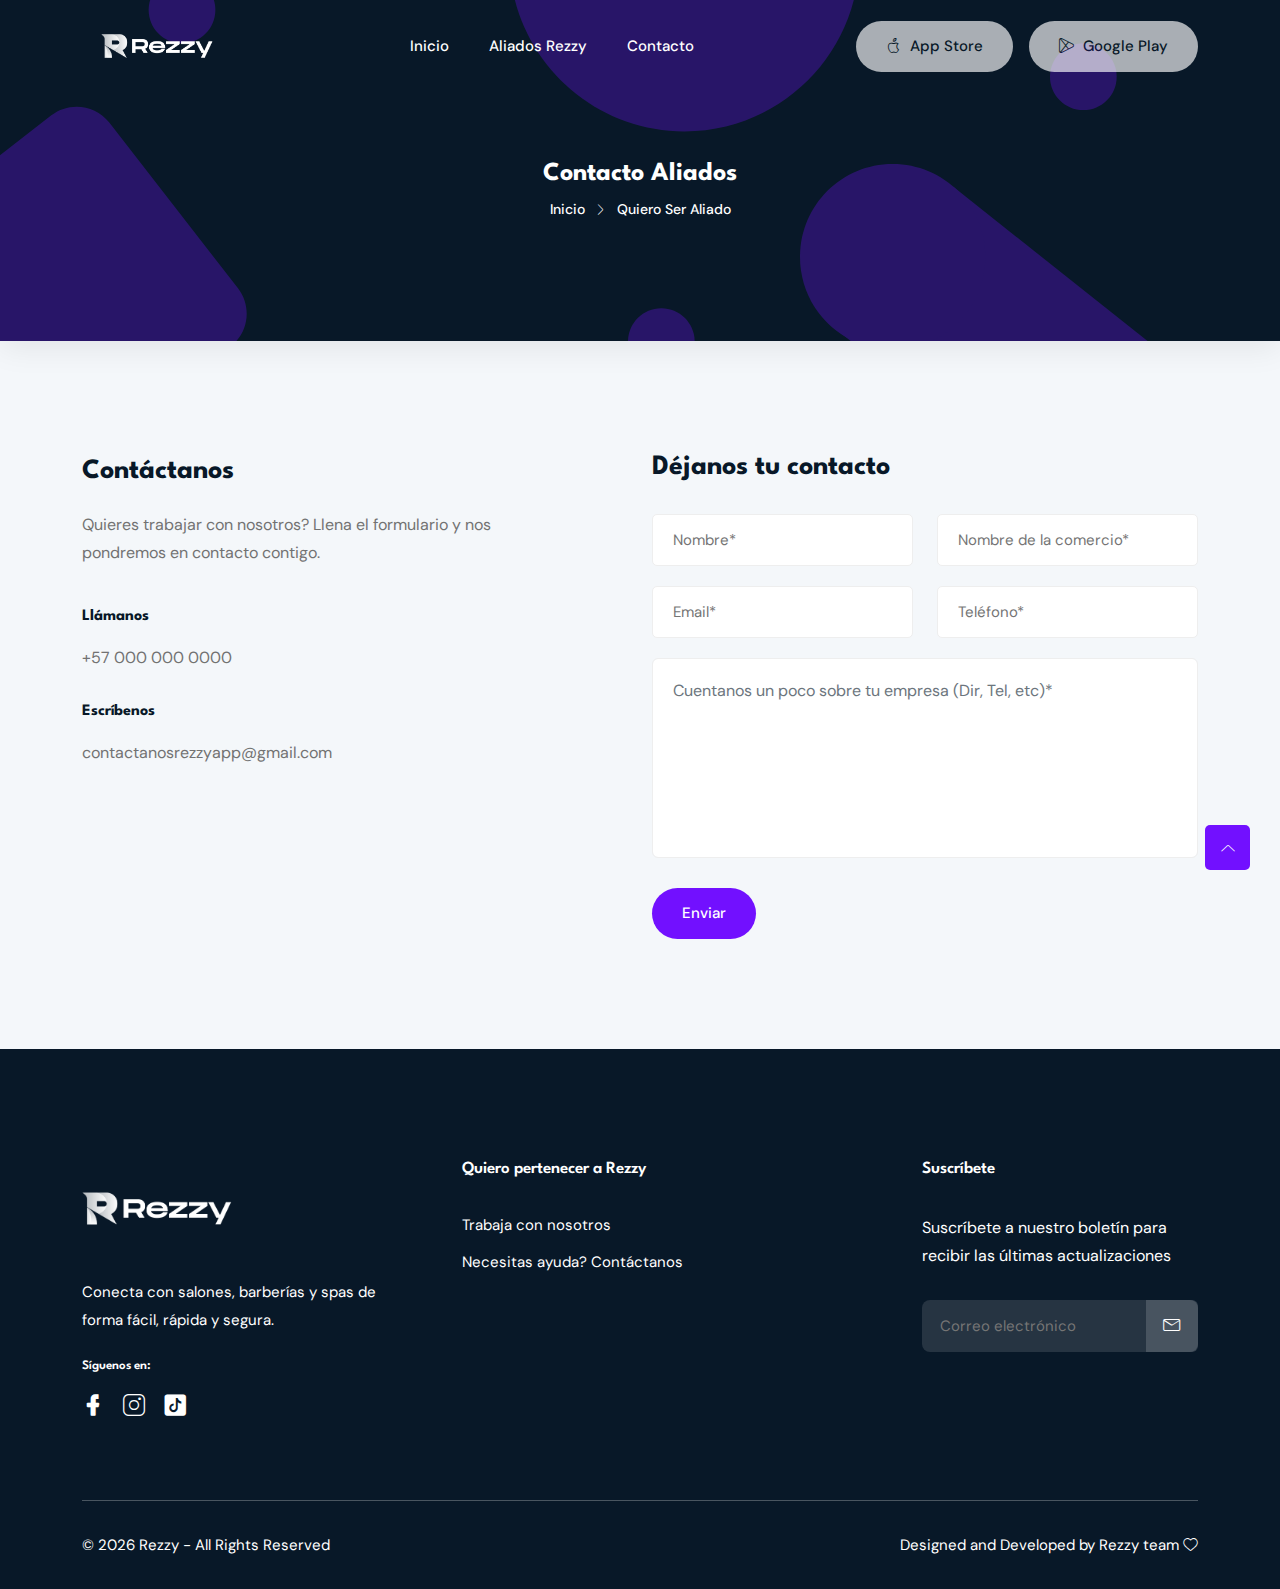
<file: contacto-empresas.html>
<!DOCTYPE html>
<html class="no-js" lang="zxx">

<head>
    <meta charset="utf-8" />
    <meta http-equiv="x-ua-compatible" content="ie=edge" />
    <title>Rezzy App | Reserva citas en salones y spas</title>
    <meta name="description"
        content="Agenda citas en salones de belleza, barberías y spas desde tu celular con Rezzy. Disponible para iOS y Android. ¡Fácil, rápido y gratuito!" />
    <meta name="viewport" content="width=device-width, initial-scale=1" />

    <!-- Idioma y ubicación -->
    <meta name="language" content="es">
    <meta name="geo.region" content="CO" />
    <meta name="geo.placename" content="Colombia" />
    <meta name="geo.position" content="4.570868;-74.297333" />
    <meta name="ICBM" content="4.570868, -74.297333" />

    <!-- Web App info -->
    <meta name="application-name" content="Rezzy">
    <meta name="apple-mobile-web-app-capable" content="yes" />

    <!-- Open Graph -->
    <meta property="og:title" content="Reserva en salones y spas con Rezzy" />
    <meta property="og:description"
        content="Encuentra y agenda citas en peluquerías, spas y salones de belleza en Colombia. Descarga ya Rezzy App." />
    <!-- <meta property="og:image" content="https://rezzyapp.co/assets/images/og-image.jpg" /> -->
    <meta property="og:url" content="https://rezzyapp.co" />
    <meta property="og:type" content="website" />

    <!-- Twitter Card -->
    <meta name="twitter:card" content="summary_large_image" />
    <meta name="twitter:title" content="Reserva citas en salones y spas desde tu celular | Rezzy" />
    <meta name="twitter:description"
        content="App para agendar servicios de belleza cerca de ti. Rápido, gratis y sin complicaciones." />
    <!-- <meta name="twitter:image" content="https://rezzyapp.co/assets/images/twitter-card.jpg" /> -->

    <!-- Canonical -->
    <link rel="canonical" href="https://rezzyapp.co/" />

    <!-- Favicon -->
    <link rel="shortcut icon" type="image/x-icon" href="assets/favicons/favicon.ico" />
    <link rel="apple-touch-icon" sizes="180x180" href="assets/favicons/apple-touch-icon.png">
    <link rel="icon" type="image/png" sizes="32x32" href="assets/favicons/favicon-32x32.png">
    <link rel="icon" type="image/png" sizes="16x16" href="assets/favicons/favicon-16x16.png">
    <link rel="manifest" href="/site.webmanifest">

    <!-- ========================= CSS here ========================= -->
    <link rel="stylesheet" href="assets/css/bootstrap.min.css" />
    <link rel="stylesheet" href="assets/css/LineIcons.3.0.css" />
    <link rel="stylesheet" href="assets/css/animate.css" />
    <link rel="stylesheet" href="assets/css/tiny-slider.css" />
    <link rel="stylesheet" href="assets/css/glightbox.min.css" />
    <link rel="stylesheet" href="assets/css/main.css" />

</head>

<body>
    <!--[if lte IE 9]>
      <p class="browserupgrade">
        You are using an <strong>outdated</strong> browser. Please
        <a href="https://browsehappy.com/">upgrade your browser</a> to improve
        your experience and security.
      </p>
    <![endif]-->

    <!-- Preloader -->
    <div class="preloader">
        <div class="preloader-inner">
            <div class="preloader-icon">
                <span></span>
                <span></span>
            </div>
        </div>
    </div>
    <!-- /End Preloader -->

    <!-- Start Header Area -->
    <header class="header navbar-area">
        <div class="container">
            <div class="row align-items-center">
                <div class="col-lg-12">
                    <div class="nav-inner">
                        <!-- Start Navbar -->
                        <nav class="navbar navbar-expand-lg">
                            <a class="navbar-brand" href="/">
                                <img src="assets/images/logo/white-logo.png" alt="Logo">
                            </a>
                            <button class="navbar-toggler mobile-menu-btn" type="button" data-bs-toggle="collapse"
                                data-bs-target="#navbarSupportedContent" aria-controls="navbarSupportedContent"
                                aria-expanded="false" aria-label="Toggle navigation">
                                <span class="toggler-icon"></span>
                                <span class="toggler-icon"></span>
                                <span class="toggler-icon"></span>
                            </button>
                            <div class="collapse navbar-collapse sub-menu-bar" id="navbarSupportedContent">
                                <ul id="nav" class="navbar-nav ms-auto">
                                    <li class="nav-item">
                                        <a href="/" aria-label="Toggle navigation">Inicio</a>
                                    </li>
                                    <li class="nav-item">
                                        <a href="contacto-empresas" class="active"
                                            aria-label="Toggle navigation">Aliados Rezzy</a>
                                    </li>
                                    <li class="nav-item">
                                        <a href="contacto" aria-label="Toggle navigation">Contacto</a>
                                    </li>
                                </ul>
                            </div> <!-- navbar collapse -->
                            <div class="button home-btn me-3">
                                <a href="#" class="btn disabled"><i class="lni lni-apple"></i> App Store</a>
                            </div>
                            <div class="button home-btn">
                                <a href="#" class="btn disabled"><i class="lni lni-play-store"></i> Google
                                    Play</a>
                            </div>
                        </nav>
                        <!-- End Navbar -->
                    </div>
                </div>
            </div> <!-- row -->
        </div> <!-- container -->
    </header>
    <!-- End Header Area -->

    <!-- Start Breadcrumbs -->
    <div class="breadcrumbs">
        <div class="container">
            <div class="row align-items-center">
                <div class="col-lg-6 offset-lg-3 col-md-12 col-12">
                    <div class="breadcrumbs-content">
                        <h1 class="page-title">Contacto Aliados</h1>
                        <ul class="breadcrumb-nav">
                            <li><a href="/">Inicio</a></li>
                            <li>Quiero ser Aliado</li>
                        </ul>
                    </div>
                </div>
            </div>
        </div>
    </div>
    <!-- End Breadcrumbs -->

    <!-- Start Contact Area -->
    <div class="contact-us section">
        <div class="container">
            <div class="row">
                <div class="col-lg-6 col-12">
                    <div class="contact-widget-wrapper">
                        <div class="main-title">
                            <h2>Contáctanos</h2>
                            <p>Quieres trabajar con nosotros? Llena el formulario y nos pondremos en contacto contigo.
                            </p>
                        </div>

                        <div class="contact-widget-block">
                            <h3 class="title">Llámanos</h3>
                            <p>+57 000 000 0000</p>
                        </div>

                        <div class="contact-widget-block">
                            <h3 class="title">Escríbenos</h3>
                            <p>contactanosrezzyapp@gmail.com</p>
                        </div>
                    </div>
                </div>
                <div class="col-lg-6 col-12">
                    <div class="contact-form">
                        <h3 class="form-title">Déjanos tu contacto</h3>
                        <form id="contact-form-clients" class="form" method="post"
                            action="https://formsubmit.co/981f9f8e95a7c4c0accfb8da080b1538">
                            <div class="row">
                                <div class="col-lg-6 col-md-6 col-12">
                                    <div class="form-group">
                                        <input name="name" type="text" placeholder="Nombre*" required="required">
                                    </div>
                                </div>
                                <div class="col-lg-6 col-md-6 col-12">
                                    <div class="form-group">
                                        <input name="business-name" type="text" placeholder="Nombre de la comercio*"
                                            required="required">
                                    </div>
                                </div>
                                <div class="col-lg-6 col-md-6 col-12">
                                    <div class="form-group">
                                        <input name="email" type="email" placeholder="Email*" required="required">
                                    </div>
                                </div>
                                <div class="col-lg-6 col-md-6 col-12">
                                    <div class="form-group">
                                        <input name="phone" type="text" placeholder="Teléfono*" required="required">
                                    </div>
                                </div>
                                <div class="col-12">
                                    <div class="form-group">
                                        <textarea placeholder="Cuentanos un poco sobre tu empresa (Dir, Tel, etc)*"
                                            name="message" id="message-area" class="form-control"></textarea>
                                    </div>
                                </div>

                                <input type="hidden" name="_subject" value="Contacto Rezzy Empresas aliadas">
                                <input type="hidden" name="_next"
                                    value="https://www.rezzyapp.co/mail-success">

                                <div class="col-12">
                                    <div class="button">
                                        <button type="submit" class="btn ">Enviar</button>
                                    </div>
                                </div>
                            </div>
                        </form>
                    </div>
                </div>
            </div>
        </div>
    </div>
    <!-- End Contact Area -->

    <!-- Start Footer Area -->
    <footer class="footer section">
        <!-- Start Footer Top -->
        <div class="footer-top">
            <div class="container">
                <div class="inner-content">
                    <div class="row">
                        <div class="col-lg-4 col-md-6 col-12">
                            <!-- Single Widget -->
                            <div class="single-footer f-about">
                                <div class="logo">
                                    <a href="/">
                                        <img src="assets/images/logo/white-logo.png" alt="Rezzy Logo">
                                    </a>
                                </div>
                                <p>Conecta con salones, barberías y spas de forma fácil, rápida y segura.</p>
                                <h4 class="social-title">Síguenos en:</h4>
                                <ul class="social">
                                    <li><a href="javascript:void(0)"><i style="font-size: 22px;"
                                                class="lni lni-facebook-filled"></i></a></li>
                                    <li><a href="https://www.instagram.com/rezzy_app"><i style="font-size: 22px;"
                                                class="lni lni-instagram"></i></a></li>
                                    <li><a href="https://www.tiktok.com/@rezzy_app"><i style="font-size: 22px;"
                                                class="lni lni-tiktok"></i></a></li>
                                </ul>
                            </div>
                            <!-- End Single Widget -->
                        </div>
                        <div class="col-lg-4 col-md-6 col-12">
                            <!-- Single Widget -->
                            <div class="single-footer f-link">
                                <h3>Quiero pertenecer a Rezzy</h3>
                                <ul>
                                    <li><a href="contacto-empresas">Trabaja con nosotros</a></li>
                                    <li><a href="contacto">Necesitas ayuda? Contáctanos</a></li>
                                </ul>
                            </div>
                            <!-- End Single Widget -->
                        </div>
                        <div class="col-lg-4 col-md-6 col-12">
                            <!-- Single Widget -->
                            <div class="single-footer newsletter">
                                <h3>Suscríbete</h3>
                                <p>Suscríbete a nuestro boletín para recibir las últimas actualizaciones</p>
                                <form action="#" method="get" target="_blank" class="newsletter-form">
                                    <input name="EMAIL" placeholder="Correo electrónico" required="required"
                                        type="email">
                                    <div class="button">
                                        <button class="sub-btn"><i class="lni lni-envelope"></i>
                                        </button>
                                    </div>
                                </form>
                            </div>
                            <!-- End Single Widget -->
                        </div>
                    </div>
                </div>
            </div>
        </div>
        <!--/ End Footer Top -->
        <!-- Start Copyright Area -->
        <div class="copyright-area">
            <div class="container">
                <div class="inner-content">
                    <div class="row">
                        <div class="col-lg-6 col-md-6 col-12">
                            <p class="copyright-text"> &copy;
                                <script>document.write(new Date().getFullYear());</script> Rezzy - All Rights Reserved
                            </p>
                        </div>
                        <div class="col-lg-6 col-md-6 col-12">
                            <p class="copyright-owner">Designed and Developed by Rezzy team <i
                                    class="lni lni-heart"></i> </p>
                        </div>
                    </div>
                </div>
            </div>
        </div>
        <!-- End Copyright Area -->
    </footer>
    <!--/ End Footer Area -->

    <!-- ========================= scroll-top ========================= -->
    <a href="#" class="scroll-top">
        <i class="lni lni-chevron-up"></i>
    </a>

    <!-- ========================= JS here ========================= -->
    <script src="assets/js/bootstrap.min.js"></script>
    <script src="assets/js/wow.min.js"></script>
    <script src="assets/js/tiny-slider.js"></script>
    <script src="assets/js/glightbox.min.js"></script>
    <script src="assets/js/count-up.min.js"></script>
    <script src="assets/js/main.js"></script>
</body>

</html>
</file>
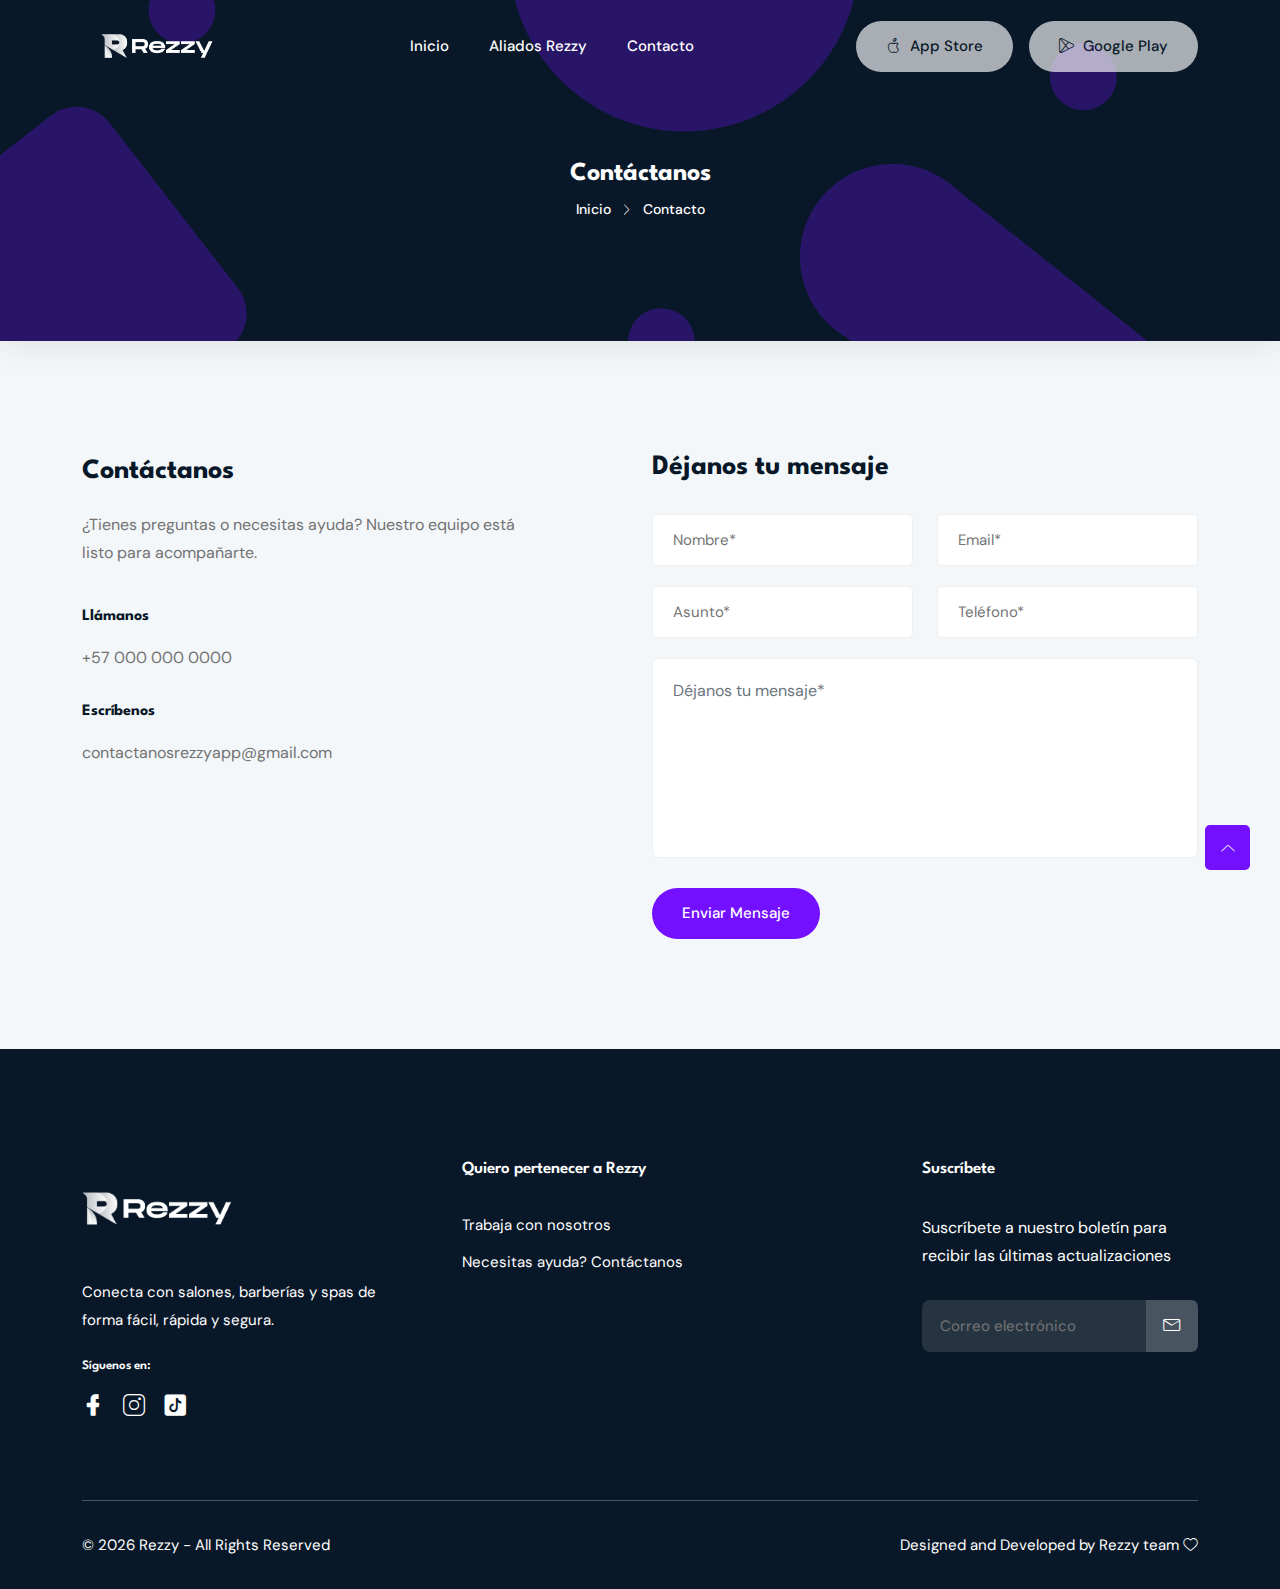
<file: contacto.html>
<!DOCTYPE html>
<html class="no-js" lang="zxx">

<head>
    <meta charset="utf-8" />
    <meta http-equiv="x-ua-compatible" content="ie=edge" />
    <title>Rezzy App | Reserva citas en salones y spas</title>
    <meta name="description"
        content="Agenda citas en salones de belleza, barberías y spas desde tu celular con Rezzy. Disponible para iOS y Android. ¡Fácil, rápido y gratuito!" />
    <meta name="viewport" content="width=device-width, initial-scale=1" />

    <!-- Idioma y ubicación -->
    <meta name="language" content="es">
    <meta name="geo.region" content="CO" />
    <meta name="geo.placename" content="Colombia" />
    <meta name="geo.position" content="4.570868;-74.297333" />
    <meta name="ICBM" content="4.570868, -74.297333" />

    <!-- Web App info -->
    <meta name="application-name" content="Rezzy">
    <meta name="apple-mobile-web-app-capable" content="yes" />

    <!-- Open Graph -->
    <meta property="og:title" content="Reserva en salones y spas con Rezzy" />
    <meta property="og:description"
        content="Encuentra y agenda citas en peluquerías, spas y salones de belleza en Colombia. Descarga ya Rezzy App." />
    <!-- <meta property="og:image" content="https://rezzyapp.co/assets/images/og-image.jpg" /> -->
    <meta property="og:url" content="https://rezzyapp.co" />
    <meta property="og:type" content="website" />

    <!-- Twitter Card -->
    <meta name="twitter:card" content="summary_large_image" />
    <meta name="twitter:title" content="Reserva citas en salones y spas desde tu celular | Rezzy" />
    <meta name="twitter:description"
        content="App para agendar servicios de belleza cerca de ti. Rápido, gratis y sin complicaciones." />
    <!-- <meta name="twitter:image" content="https://rezzyapp.co/assets/images/twitter-card.jpg" /> -->

    <!-- Canonical -->
    <link rel="canonical" href="https://rezzyapp.co/" />

    <!-- Favicon -->
    <link rel="shortcut icon" type="image/x-icon" href="assets/favicons/favicon.ico" />
    <link rel="apple-touch-icon" sizes="180x180" href="assets/favicons/apple-touch-icon.png">
    <link rel="icon" type="image/png" sizes="32x32" href="assets/favicons/favicon-32x32.png">
    <link rel="icon" type="image/png" sizes="16x16" href="assets/favicons/favicon-16x16.png">
    <link rel="manifest" href="/site.webmanifest">

    <!-- ========================= CSS here ========================= -->
    <link rel="stylesheet" href="assets/css/bootstrap.min.css" />
    <link rel="stylesheet" href="assets/css/LineIcons.3.0.css" />
    <link rel="stylesheet" href="assets/css/animate.css" />
    <link rel="stylesheet" href="assets/css/tiny-slider.css" />
    <link rel="stylesheet" href="assets/css/glightbox.min.css" />
    <link rel="stylesheet" href="assets/css/main.css" />

</head>

<body>
    <!--[if lte IE 9]>
      <p class="browserupgrade">
        You are using an <strong>outdated</strong> browser. Please
        <a href="https://browsehappy.com/">upgrade your browser</a> to improve
        your experience and security.
      </p>
    <![endif]-->

    <!-- Preloader -->
    <div class="preloader">
        <div class="preloader-inner">
            <div class="preloader-icon">
                <span></span>
                <span></span>
            </div>
        </div>
    </div>
    <!-- /End Preloader -->

    <!-- Start Header Area -->
    <header class="header navbar-area">
        <div class="container">
            <div class="row align-items-center">
                <div class="col-lg-12">
                    <div class="nav-inner">
                        <!-- Start Navbar -->
                        <nav class="navbar navbar-expand-lg">
                            <a class="navbar-brand" href="/">
                                <img src="assets/images/logo/white-logo.png" alt="Logo">
                            </a>
                            <button class="navbar-toggler mobile-menu-btn" type="button" data-bs-toggle="collapse"
                                data-bs-target="#navbarSupportedContent" aria-controls="navbarSupportedContent"
                                aria-expanded="false" aria-label="Toggle navigation">
                                <span class="toggler-icon"></span>
                                <span class="toggler-icon"></span>
                                <span class="toggler-icon"></span>
                            </button>
                            <div class="collapse navbar-collapse sub-menu-bar" id="navbarSupportedContent">
                                <ul id="nav" class="navbar-nav ms-auto">
                                    <li class="nav-item">
                                        <a href="/" aria-label="Toggle navigation">Inicio</a>
                                    </li>
                                    <li class="nav-item">
                                        <a href="contacto-empresas" aria-label="Toggle navigation">Aliados Rezzy</a>
                                    </li>
                                    <li class="nav-item">
                                        <a href="contacto" class="active" aria-label="Toggle navigation">Contacto</a>
                                    </li>
                                </ul>
                            </div> <!-- navbar collapse -->
                            <div class="button home-btn me-3">
                                <a href="#" class="btn disabled"><i class="lni lni-apple"></i> App Store</a>
                            </div>
                            <div class="button home-btn">
                                <a href="#" class="btn disabled"><i class="lni lni-play-store"></i> Google
                                    Play</a>
                            </div>
                        </nav>
                        <!-- End Navbar -->
                    </div>
                </div>
            </div> <!-- row -->
        </div> <!-- container -->
    </header>
    <!-- End Header Area -->

    <!-- Start Breadcrumbs -->
    <div class="breadcrumbs">
        <div class="container">
            <div class="row align-items-center">
                <div class="col-lg-6 offset-lg-3 col-md-12 col-12">
                    <div class="breadcrumbs-content">
                        <h1 class="page-title">Contáctanos</h1>
                        <ul class="breadcrumb-nav">
                            <li><a href="/">Inicio</a></li>
                            <li>Contacto</li>
                        </ul>
                    </div>
                </div>
            </div>
        </div>
    </div>
    <!-- End Breadcrumbs -->

    <!-- Start Contact Area -->
    <div class="contact-us section">
        <div class="container">
            <div class="row">
                <div class="col-lg-6 col-12">
                    <div class="contact-widget-wrapper">
                        <div class="main-title">
                            <h2>Contáctanos</h2>
                            <p>¿Tienes preguntas o necesitas ayuda? Nuestro equipo está listo para acompañarte.</p>
                        </div>

                        <div class="contact-widget-block">
                            <h3 class="title">Llámanos</h3>
                            <p>+57 000 000 0000</p>
                        </div>

                        <div class="contact-widget-block">
                            <h3 class="title">Escríbenos</h3>
                            <p>contactanosrezzyapp@gmail.com</p>
                        </div>
                    </div>
                </div>
                <div class="col-lg-6 col-12">
                    <div class="contact-form">
                        <h3 class="form-title">Déjanos tu mensaje</h3>
                        <form id="contact-form-clients" class="form" method="post"
                            action="https://formsubmit.co/981f9f8e95a7c4c0accfb8da080b1538">
                            <div class="row">
                                <div class="col-lg-6 col-md-6 col-12">
                                    <div class="form-group">
                                        <input name="name" type="text" placeholder="Nombre*" required="required">
                                    </div>
                                </div>
                                <div class="col-lg-6 col-md-6 col-12">
                                    <div class="form-group">
                                        <input name="email" type="email" placeholder="Email*" required="required">
                                    </div>
                                </div>
                                <div class="col-lg-6 col-md-6 col-12">
                                    <div class="form-group">
                                        <input name="subject" type="text" placeholder="Asunto*" required="required">
                                    </div>
                                </div>
                                <div class="col-lg-6 col-md-6 col-12">
                                    <div class="form-group">
                                        <input name="phone" type="text" placeholder="Teléfono*" required="required">
                                    </div>
                                </div>
                                <div class="col-12">
                                    <div class="form-group">
                                        <textarea placeholder="Déjanos tu mensaje*" name="message" id="message-area"
                                            class="form-control"></textarea>
                                    </div>
                                </div>

                                <input type="hidden" name="_subject" value="Contacto Rezzy Clientes">
                                <input type="hidden" name="_next" value="https://www.rezzyapp.co/mail-success">

                                <div class="col-12">
                                    <div class="button">
                                        <button type="submit" class="btn ">Enviar Mensaje</button>
                                    </div>
                                </div>
                            </div>
                        </form>
                    </div>
                </div>
            </div>
        </div>
    </div>
    <!-- End Contact Area -->

    <!-- Start Footer Area -->
    <footer class="footer section">
        <!-- Start Footer Top -->
        <div class="footer-top">
            <div class="container">
                <div class="inner-content">
                    <div class="row">
                        <div class="col-lg-4 col-md-6 col-12">
                            <!-- Single Widget -->
                            <div class="single-footer f-about">
                                <div class="logo">
                                    <a href="/">
                                        <img src="assets/images/logo/white-logo.png" alt="Rezzy Logo">
                                    </a>
                                </div>
                                <p>Conecta con salones, barberías y spas de forma fácil, rápida y segura.</p>
                                <h4 class="social-title">Síguenos en:</h4>
                                <ul class="social">
                                    <li><a href="javascript:void(0)"><i style="font-size: 22px;"
                                                class="lni lni-facebook-filled"></i></a></li>
                                    <li><a href="https://www.instagram.com/rezzy_app"><i style="font-size: 22px;"
                                                class="lni lni-instagram"></i></a></li>
                                    <li><a href="https://www.tiktok.com/@rezzy_app"><i style="font-size: 22px;"
                                                class="lni lni-tiktok"></i></a></li>
                                </ul>
                            </div>
                            <!-- End Single Widget -->
                        </div>
                        <div class="col-lg-4 col-md-6 col-12">
                            <!-- Single Widget -->
                            <div class="single-footer f-link">
                                <h3>Quiero pertenecer a Rezzy</h3>
                                <ul>
                                    <li><a href="contacto-empresas">Trabaja con nosotros</a></li>
                                    <li><a href="contacto">Necesitas ayuda? Contáctanos</a></li>
                                </ul>
                            </div>
                            <!-- End Single Widget -->
                        </div>
                        <div class="col-lg-4 col-md-6 col-12">
                            <!-- Single Widget -->
                            <div class="single-footer newsletter">
                                <h3>Suscríbete</h3>
                                <p>Suscríbete a nuestro boletín para recibir las últimas actualizaciones</p>
                                <form action="#" method="get" target="_blank" class="newsletter-form">
                                    <input name="EMAIL" placeholder="Correo electrónico" required="required"
                                        type="email">
                                    <div class="button">
                                        <button class="sub-btn"><i class="lni lni-envelope"></i>
                                        </button>
                                    </div>
                                </form>
                            </div>
                            <!-- End Single Widget -->
                        </div>
                    </div>
                </div>
            </div>
        </div>
        <!--/ End Footer Top -->
        <!-- Start Copyright Area -->
        <div class="copyright-area">
            <div class="container">
                <div class="inner-content">
                    <div class="row">
                        <div class="col-lg-6 col-md-6 col-12">
                            <p class="copyright-text"> &copy;
                                <script>document.write(new Date().getFullYear());</script> Rezzy - All Rights Reserved
                            </p>
                        </div>
                        <div class="col-lg-6 col-md-6 col-12">
                            <p class="copyright-owner">Designed and Developed by Rezzy team <i
                                    class="lni lni-heart"></i> </p>
                        </div>
                    </div>
                </div>
            </div>
        </div>
        <!-- End Copyright Area -->
    </footer>
    <!--/ End Footer Area -->

    <!-- ========================= scroll-top ========================= -->
    <a href="#" class="scroll-top">
        <i class="lni lni-chevron-up"></i>
    </a>

    <!-- ========================= JS here ========================= -->
    <script src="assets/js/bootstrap.min.js"></script>
    <script src="assets/js/wow.min.js"></script>
    <script src="assets/js/tiny-slider.js"></script>
    <script src="assets/js/glightbox.min.js"></script>
    <script src="assets/js/count-up.min.js"></script>
    <script src="assets/js/main.js"></script>
</body>

</html>
</file>
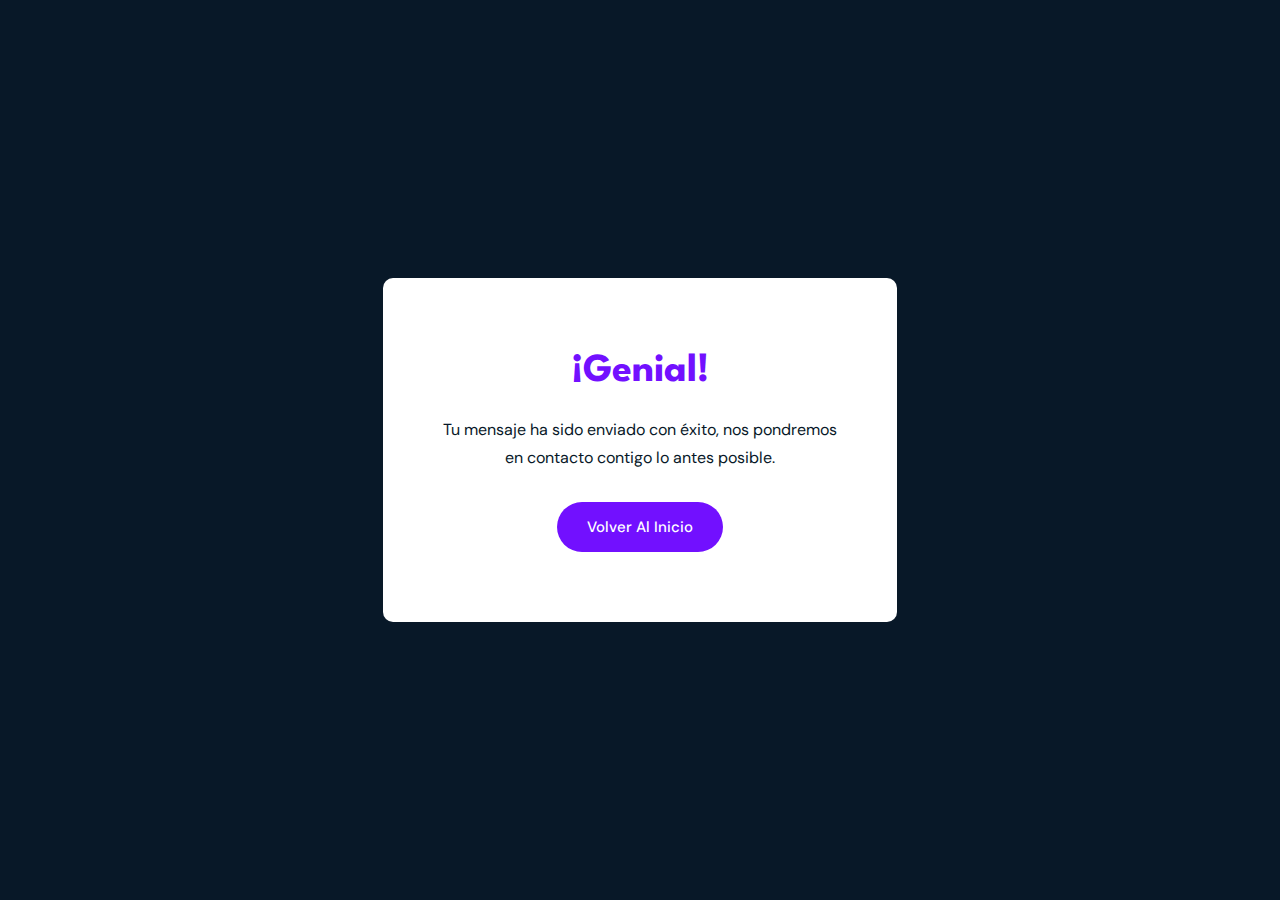
<file: mail-success.html>
<!DOCTYPE html>
<html class="no-js" lang="zxx">

<head>
    <meta charset="utf-8" />
    <meta http-equiv="x-ua-compatible" content="ie=edge" />
    <title>Rezzy App | Reserva citas en salones y spas</title>
    <meta name="description"
        content="Agenda citas en salones de belleza, barberías y spas desde tu celular con Rezzy. Disponible para iOS y Android. ¡Fácil, rápido y gratuito!" />
    <meta name="viewport" content="width=device-width, initial-scale=1" />

    <!-- Idioma y ubicación -->
    <meta name="language" content="es">
    <meta name="geo.region" content="CO" />
    <meta name="geo.placename" content="Colombia" />
    <meta name="geo.position" content="4.570868;-74.297333" />
    <meta name="ICBM" content="4.570868, -74.297333" />

    <!-- Web App info -->
    <meta name="application-name" content="Rezzy">
    <meta name="apple-mobile-web-app-capable" content="yes" />

    <!-- Open Graph -->
    <meta property="og:title" content="Reserva en salones y spas con Rezzy" />
    <meta property="og:description"
        content="Encuentra y agenda citas en peluquerías, spas y salones de belleza en Colombia. Descarga ya Rezzy App." />
    <meta property="og:image" content="https://tusitio.com/assets/images/og-image.jpg" />
    <meta property="og:url" content="https://tusitio.com" />
    <meta property="og:type" content="website" />

    <!-- Twitter Card -->
    <meta name="twitter:card" content="summary_large_image" />
    <meta name="twitter:title" content="Reserva citas en salones y spas desde tu celular | Rezzy" />
    <meta name="twitter:description"
        content="App para agendar servicios de belleza cerca de ti. Rápido, gratis y sin complicaciones." />
    <meta name="twitter:image" content="https://tusitio.com/assets/images/twitter-card.jpg" />

    <!-- Canonical -->
    <link rel="canonical" href="https://tusitio.com/" />

    <!-- Favicon -->
    <link rel="shortcut icon" type="image/x-icon" href="assets/favicons/favicon.ico" />
    <link rel="apple-touch-icon" sizes="180x180" href="assets/favicons/apple-touch-icon.png">
    <link rel="icon" type="image/png" sizes="32x32" href="assets/favicons/favicon-32x32.png">
    <link rel="icon" type="image/png" sizes="16x16" href="assets/favicons/favicon-16x16.png">
    <link rel="manifest" href="/site.webmanifest">

    <!-- ========================= CSS here ========================= -->
    <link rel="stylesheet" href="assets/css/bootstrap.min.css" />
    <link rel="stylesheet" href="assets/css/LineIcons.3.0.css" />
    <link rel="stylesheet" href="assets/css/animate.css" />
    <link rel="stylesheet" href="assets/css/tiny-slider.css" />
    <link rel="stylesheet" href="assets/css/glightbox.min.css" />
    <link rel="stylesheet" href="assets/css/main.css" />

</head>

<body>
  <!--[if lte IE 9]>
        <p class="browserupgrade">
          You are using an <strong>outdated</strong> browser. Please
          <a href="https://browsehappy.com/">upgrade your browser</a> to improve
          your experience and security.
        </p>
      <![endif]-->

  <!-- Preloader -->
  <div class="preloader">
    <div class="preloader-inner">
      <div class="preloader-icon">
        <span></span>
        <span></span>
      </div>
    </div>
  </div>
  <!-- /End Preloader -->

  <!-- Start Error Area -->
  <div class="maill-success">
    <div class="d-table">
      <div class="d-table-cell">
        <div class="container">
          <div class="success-content">
            <h1>&iexcl;Genial!</h1>
            <p>Tu mensaje ha sido enviado con &eacute;xito, nos pondremos <br> en contacto contigo lo antes posible.</p>
            <div class="button">
              <a href="index.html" class="btn">Volver al inicio</a>
            </div>
          </div>
        </div>
      </div>
    </div>
  </div>
  <!-- End Error Area -->

  <!-- ========================= JS here ========================= -->
  <script src="assets/js/bootstrap.min.js"></script>
  <script src="assets/js/wow.min.js"></script>
  <script src="assets/js/tiny-slider.js"></script>
  <script src="assets/js/glightbox.min.js"></script>
  <script src="assets/js/count-up.min.js"></script>
  <script>
    window.onload = function () {
      window.setTimeout(fadeout, 500);
    }

    function fadeout() {
      document.querySelector('.preloader').style.opacity = '0';
      document.querySelector('.preloader').style.display = 'none';
    }
  </script>
</body>

</html>
</file>
<file: assets/css/tiny-slider.css>
.tns-outer{padding:0!important}.tns-outer [hidden]{display:none!important}.tns-outer [aria-controls],.tns-outer [data-action]{cursor:pointer}.tns-slider{-webkit-transition:all 0s;-moz-transition:all 0s;transition:all 0s}.tns-slider>.tns-item{-webkit-box-sizing:border-box;-moz-box-sizing:border-box;box-sizing:border-box}.tns-horizontal.tns-subpixel{white-space:nowrap}.tns-horizontal.tns-subpixel>.tns-item{display:inline-block;vertical-align:top;white-space:normal}.tns-horizontal.tns-no-subpixel:after{content:'';display:table;clear:both}.tns-horizontal.tns-no-subpixel>.tns-item{float:left}.tns-horizontal.tns-carousel.tns-no-subpixel>.tns-item{margin-right:-100%}.tns-no-calc{position:relative;left:0}.tns-gallery{position:relative;left:0;min-height:1px}.tns-gallery>.tns-item{position:absolute;left:-100%;-webkit-transition:transform 0s,opacity 0s;-moz-transition:transform 0s,opacity 0s;transition:transform 0s,opacity 0s}.tns-gallery>.tns-slide-active{position:relative;left:auto!important}.tns-gallery>.tns-moving{-webkit-transition:all .25s;-moz-transition:all .25s;transition:all .25s}.tns-autowidth{display:inline-block}.tns-lazy-img{-webkit-transition:opacity .6s;-moz-transition:opacity .6s;transition:opacity .6s;opacity:.6}.tns-lazy-img.tns-complete{opacity:1}.tns-ah{-webkit-transition:height 0s;-moz-transition:height 0s;transition:height 0s}.tns-ovh{overflow:hidden}.tns-visually-hidden{position:absolute;left:-10000em}.tns-transparent{opacity:0;visibility:hidden}.tns-fadeIn{opacity:1;filter:alpha(opacity=100);z-index:0}.tns-normal,.tns-fadeOut{opacity:0;filter:alpha(opacity=0);z-index:-1}.tns-vpfix{white-space:nowrap}.tns-vpfix>div,.tns-vpfix>li{display:inline-block}.tns-t-subp2{margin:0 auto;width:310px;position:relative;height:10px;overflow:hidden}.tns-t-ct{width:2333.3333333%;width:-webkit-calc(100% * 70/3);width:-moz-calc(100% * 70/3);width:calc(100% * 70/3);position:absolute;right:0}.tns-t-ct:after{content:'';display:table;clear:both}.tns-t-ct>div{width:1.4285714%;width:-webkit-calc(100%/70);width:-moz-calc(100%/70);width:calc(100%/70);height:10px;float:left}
</file>
<file: assets/css/main.css>
/* ===========================
Index Of css

01. Variables CSS
02. Normalize CSS
03. Header CSS
04. Hero CSS
05. freatures CSS
06. Services CSS
07. Intro Video CSS
08. Testimonial CSS
09. Blog CSS
10. Clients CSS
11. Team CSS
12. Account Login CSS
13. Contact CSS
14. Pricing Table CSS
15. Faq CSS
16. Call Action CSS
17. Error CSS
18. Mail Success CSS
19. Footer CSS
========================== */
/*======================================
    Variables
========================================*/
/*======================================
    Normalize CSS
========================================*/
@import url("https://fonts.googleapis.com/css2?family=Spartan:wght@100;200;300;400;500;600;700;800;900&display=swap");
@import url("https://fonts.googleapis.com/css2?family=DM+Sans:ital,wght@0,400;0,500;0,700;1,400;1,500;1,700&display=swap");

html {
  scroll-behavior: smooth;
}

body {
  font-family: "DM Sans", sans-serif;
  font-weight: normal;
  font-style: normal;
  color: #727272;
  overflow-x: hidden;
  font-size: 15px;
}

p {
  margin: 0;
  padding: 0;
  font-size: 16px;
  line-height: 28px;
}

* {
  margin: 0;
  padding: 0;
}

.navbar-toggler:focus,
a:focus,
input:focus,
textarea:focus,
button:focus,
.btn:focus,
.btn.focus,
.btn:not(:disabled):not(.disabled).active,
.btn:not(:disabled):not(.disabled):active {
  text-decoration: none;
  outline: none;
  outline: none !important;
  border-color: none !important;
  -webkit-box-shadow: none !important;
  box-shadow: none !important;
}

.form-check-input:checked {
  background-color: #7210FF;
  border-color: #7210FF;
}

select {
  -webkit-writing-mode: horizontal-tb !important;
  text-rendering: auto;
  color: #081828;
  letter-spacing: normal;
  word-spacing: normal;
  text-transform: none;
  text-indent: 0px;
  text-shadow: none;
  display: inline-block;
  text-align: start;
  -webkit-appearance: menulist;
  -moz-appearance: menulist;
  appearance: menulist;
  -webkit-box-sizing: border-box;
  box-sizing: border-box;
  -webkit-box-align: center;
  -ms-flex-align: center;
  align-items: center;
  white-space: pre;
  -webkit-rtl-ordering: logical;
  background-color: -internal-light-dark(white, #3b3b3b);
  cursor: default;
  margin: 0em;
  font: 400 14px;
  border-radius: 0px;
  border-width: 1px;
  border-style: solid;
  border-color: -internal-light-dark(#767676, #858585);
  -o-border-image: initial;
  border-image: initial;
}

span,
a {
  display: inline-block;
  text-decoration: none;
  transition: all 0.4s ease;
  -webkit-transition: all 0.4s ease;
  -moz-transition: all 0.4s ease;
}

audio,
canvas,
iframe,
img,
svg,
video {
  vertical-align: middle;
}

img {
  max-width: 100%;
}

h1,
h2,
h3,
h4,
h5,
h6 {
  font-weight: 600;
  margin: 0px;
  color: #081828;
  font-family: 'Spartan', sans-serif;
}

h1 a,
h2 a,
h3 a,
h4 a,
h5 a,
h6 a {
  color: inherit;
}

h1 {
  font-size: 50px;
}

h2 {
  font-size: 40px;
}

h3 {
  font-size: 30px;
}

h4 {
  font-size: 25px;
}

h5 {
  font-size: 20px;
}

h6 {
  font-size: 16px;
}

ul,
ol {
  margin: 0px;
  padding: 0px;
  list-style-type: none;
}

.mt-5 {
  margin-top: 5px;
}

.mt-10 {
  margin-top: 10px;
}

.mt-15 {
  margin-top: 15px;
}

.mt-20 {
  margin-top: 20px;
}

.mt-25 {
  margin-top: 25px;
}

.mt-30 {
  margin-top: 30px;
}

.mt-35 {
  margin-top: 35px;
}

.mt-40 {
  margin-top: 40px;
}

.mt-45 {
  margin-top: 45px;
}

.mt-50 {
  margin-top: 50px;
}

.mt-55 {
  margin-top: 55px;
}

.mt-60 {
  margin-top: 60px;
}

.mt-65 {
  margin-top: 65px;
}

.mt-70 {
  margin-top: 70px;
}

.mt-75 {
  margin-top: 75px;
}

.mt-80 {
  margin-top: 80px;
}

.mt-85 {
  margin-top: 85px;
}

.mt-90 {
  margin-top: 90px;
}

.mt-95 {
  margin-top: 95px;
}

.mt-100 {
  margin-top: 100px;
}

.mt-105 {
  margin-top: 105px;
}

.mt-110 {
  margin-top: 110px;
}

.mt-115 {
  margin-top: 115px;
}

.mt-120 {
  margin-top: 120px;
}

.mt-125 {
  margin-top: 125px;
}

.mt-130 {
  margin-top: 130px;
}

.mt-135 {
  margin-top: 135px;
}

.mt-140 {
  margin-top: 140px;
}

.mt-145 {
  margin-top: 145px;
}

.mt-150 {
  margin-top: 150px;
}

.mt-155 {
  margin-top: 155px;
}

.mt-160 {
  margin-top: 160px;
}

.mt-165 {
  margin-top: 165px;
}

.mt-170 {
  margin-top: 170px;
}

.mt-175 {
  margin-top: 175px;
}

.mt-180 {
  margin-top: 180px;
}

.mt-185 {
  margin-top: 185px;
}

.mt-190 {
  margin-top: 190px;
}

.mt-195 {
  margin-top: 195px;
}

.mt-200 {
  margin-top: 200px;
}

.mt-205 {
  margin-top: 205px;
}

.mt-210 {
  margin-top: 210px;
}

.mt-215 {
  margin-top: 215px;
}

.mt-220 {
  margin-top: 220px;
}

.mt-225 {
  margin-top: 225px;
}

.mb-5 {
  margin-bottom: 5px;
}

.mb-10 {
  margin-bottom: 10px;
}

.mb-15 {
  margin-bottom: 15px;
}

.mb-20 {
  margin-bottom: 20px;
}

.mb-25 {
  margin-bottom: 25px;
}

.mb-30 {
  margin-bottom: 30px;
}

.mb-35 {
  margin-bottom: 35px;
}

.mb-40 {
  margin-bottom: 40px;
}

.mb-45 {
  margin-bottom: 45px;
}

.mb-50 {
  margin-bottom: 50px;
}

.mb-55 {
  margin-bottom: 55px;
}

.mb-60 {
  margin-bottom: 60px;
}

.mb-65 {
  margin-bottom: 65px;
}

.mb-70 {
  margin-bottom: 70px;
}

.mb-75 {
  margin-bottom: 75px;
}

.mb-80 {
  margin-bottom: 80px;
}

.mb-85 {
  margin-bottom: 85px;
}

.mb-90 {
  margin-bottom: 90px;
}

.mb-95 {
  margin-bottom: 95px;
}

.mb-100 {
  margin-bottom: 100px;
}

.mb-105 {
  margin-bottom: 105px;
}

.mb-110 {
  margin-bottom: 110px;
}

.mb-115 {
  margin-bottom: 115px;
}

.mb-120 {
  margin-bottom: 120px;
}

.mb-125 {
  margin-bottom: 125px;
}

.mb-130 {
  margin-bottom: 130px;
}

.mb-135 {
  margin-bottom: 135px;
}

.mb-140 {
  margin-bottom: 140px;
}

.mb-145 {
  margin-bottom: 145px;
}

.mb-150 {
  margin-bottom: 150px;
}

.mb-155 {
  margin-bottom: 155px;
}

.mb-160 {
  margin-bottom: 160px;
}

.mb-165 {
  margin-bottom: 165px;
}

.mb-170 {
  margin-bottom: 170px;
}

.mb-175 {
  margin-bottom: 175px;
}

.mb-180 {
  margin-bottom: 180px;
}

.mb-185 {
  margin-bottom: 185px;
}

.mb-190 {
  margin-bottom: 190px;
}

.mb-195 {
  margin-bottom: 195px;
}

.mb-200 {
  margin-bottom: 200px;
}

.mb-205 {
  margin-bottom: 205px;
}

.mb-210 {
  margin-bottom: 210px;
}

.mb-215 {
  margin-bottom: 215px;
}

.mb-220 {
  margin-bottom: 220px;
}

.mb-225 {
  margin-bottom: 225px;
}

.pt-5 {
  padding-top: 5px;
}

.pt-10 {
  padding-top: 10px;
}

.pt-15 {
  padding-top: 15px;
}

.pt-20 {
  padding-top: 20px;
}

.pt-25 {
  padding-top: 25px;
}

.pt-30 {
  padding-top: 30px;
}

.pt-35 {
  padding-top: 35px;
}

.pt-40 {
  padding-top: 40px;
}

.pt-45 {
  padding-top: 45px;
}

.pt-50 {
  padding-top: 50px;
}

.pt-55 {
  padding-top: 55px;
}

.pt-60 {
  padding-top: 60px;
}

.pt-65 {
  padding-top: 65px;
}

.pt-70 {
  padding-top: 70px;
}

.pt-75 {
  padding-top: 75px;
}

.pt-80 {
  padding-top: 80px;
}

.pt-85 {
  padding-top: 85px;
}

.pt-90 {
  padding-top: 90px;
}

.pt-95 {
  padding-top: 95px;
}

.pt-100 {
  padding-top: 100px;
}

.pt-105 {
  padding-top: 105px;
}

.pt-110 {
  padding-top: 110px;
}

.pt-115 {
  padding-top: 115px;
}

.pt-120 {
  padding-top: 120px;
}

.pt-125 {
  padding-top: 125px;
}

.pt-130 {
  padding-top: 130px;
}

.pt-135 {
  padding-top: 135px;
}

.pt-140 {
  padding-top: 140px;
}

.pt-145 {
  padding-top: 145px;
}

.pt-150 {
  padding-top: 150px;
}

.pt-155 {
  padding-top: 155px;
}

.pt-160 {
  padding-top: 160px;
}

.pt-165 {
  padding-top: 165px;
}

.pt-170 {
  padding-top: 170px;
}

.pt-175 {
  padding-top: 175px;
}

.pt-180 {
  padding-top: 180px;
}

.pt-185 {
  padding-top: 185px;
}

.pt-190 {
  padding-top: 190px;
}

.pt-195 {
  padding-top: 195px;
}

.pt-200 {
  padding-top: 200px;
}

.pt-205 {
  padding-top: 205px;
}

.pt-210 {
  padding-top: 210px;
}

.pt-215 {
  padding-top: 215px;
}

.pt-220 {
  padding-top: 220px;
}

.pt-225 {
  padding-top: 225px;
}

.pb-5 {
  padding-bottom: 5px;
}

.pb-10 {
  padding-bottom: 10px;
}

.pb-15 {
  padding-bottom: 15px;
}

.pb-20 {
  padding-bottom: 20px;
}

.pb-25 {
  padding-bottom: 25px;
}

.pb-30 {
  padding-bottom: 30px;
}

.pb-35 {
  padding-bottom: 35px;
}

.pb-40 {
  padding-bottom: 40px;
}

.pb-45 {
  padding-bottom: 45px;
}

.pb-50 {
  padding-bottom: 50px;
}

.pb-55 {
  padding-bottom: 55px;
}

.pb-60 {
  padding-bottom: 60px;
}

.pb-65 {
  padding-bottom: 65px;
}

.pb-70 {
  padding-bottom: 70px;
}

.pb-75 {
  padding-bottom: 75px;
}

.pb-80 {
  padding-bottom: 80px;
}

.pb-85 {
  padding-bottom: 85px;
}

.pb-90 {
  padding-bottom: 90px;
}

.pb-95 {
  padding-bottom: 95px;
}

.pb-100 {
  padding-bottom: 100px;
}

.pb-105 {
  padding-bottom: 105px;
}

.pb-110 {
  padding-bottom: 110px;
}

.pb-115 {
  padding-bottom: 115px;
}

.pb-120 {
  padding-bottom: 120px;
}

.pb-125 {
  padding-bottom: 125px;
}

.pb-130 {
  padding-bottom: 130px;
}

.pb-135 {
  padding-bottom: 135px;
}

.pb-140 {
  padding-bottom: 140px;
}

.pb-145 {
  padding-bottom: 145px;
}

.pb-150 {
  padding-bottom: 150px;
}

.pb-155 {
  padding-bottom: 155px;
}

.pb-160 {
  padding-bottom: 160px;
}

.pb-165 {
  padding-bottom: 165px;
}

.pb-170 {
  padding-bottom: 170px;
}

.pb-175 {
  padding-bottom: 175px;
}

.pb-180 {
  padding-bottom: 180px;
}

.pb-185 {
  padding-bottom: 185px;
}

.pb-190 {
  padding-bottom: 190px;
}

.pb-195 {
  padding-bottom: 195px;
}

.pb-200 {
  padding-bottom: 200px;
}

.pb-205 {
  padding-bottom: 205px;
}

.pb-210 {
  padding-bottom: 210px;
}

.pb-215 {
  padding-bottom: 215px;
}

.pb-220 {
  padding-bottom: 220px;
}

.pb-225 {
  padding-bottom: 225px;
}

.img-bg {
  background-position: center center;
  background-size: cover;
  background-repeat: no-repeat;
  width: 100%;
  height: 100%;
}

@media only screen and (min-width: 480px) and (max-width: 767px) {
  .container {
    width: 450px;
  }
}

/* Bread Crumbs */
.breadcrumbs {
  position: relative;
  padding-top: 160px;
  padding-bottom: 120px;
  z-index: 2;
  text-align: left;
  background-color: #081828;
  background-image: url("../images/bread-bg/banner-bg.svg");
  background-size: cover;
  background-position: right;
  background-repeat: no-repeat;
  -webkit-box-shadow: 0px 7px 30px rgba(0, 0, 0, 0.075);
  box-shadow: 0px 7px 30px rgba(0, 0, 0, 0.075);
}

.breadcrumbs::before {
  position: absolute;
  content: "";
  left: 0;
  top: 0;
  height: 100%;
  width: 100%;
  background-color: #081828;
  opacity: 0.7;
}

@media only screen and (min-width: 768px) and (max-width: 991px) {
  .breadcrumbs {
    padding-top: 110px;
    padding-bottom: 60px;
  }
}

@media (max-width: 767px) {
  .breadcrumbs {
    padding-top: 100px;
    padding-bottom: 50px;
  }
}

.breadcrumbs .breadcrumbs-content {
  position: relative;
  text-align: center;
}

.breadcrumbs .breadcrumbs-content .page-title {
  font-size: 26px;
  color: #fff;
  font-weight: 700;
  position: relative;
  line-height: 28px;
  text-transform: capitalize;
}

@media only screen and (min-width: 768px) and (max-width: 991px) {
  .breadcrumbs .breadcrumbs-content .page-title {
    font-size: 24px;
    line-height: 28px;
  }
}

@media (max-width: 767px) {
  .breadcrumbs .breadcrumbs-content .page-title {
    font-size: 22px;
    text-align: center;
    line-height: 26px;
  }
}

.breadcrumbs .breadcrumbs-content .breadcrumb-nav {
  background: transparent;
  border-radius: 0;
  margin-bottom: 0;
  padding: 0;
  display: inline-block;
  margin-top: 10px;
}

.breadcrumbs .breadcrumb-nav {
  text-align: right;
}

@media (max-width: 767px) {
  .breadcrumbs .breadcrumb-nav {
    text-align: center;
    margin-top: 15px;
  }
}

.breadcrumbs .breadcrumb-nav li {
  display: inline-block;
  position: relative;
  padding-right: 14px;
  margin-right: 14px;
  text-transform: capitalize;
  color: #fff;
}

.breadcrumbs .breadcrumb-nav li:after {
  content: "\ea62";
  font-family: lineIcons;
  font-size: 11px;
  position: absolute;
  top: 3px;
  right: -7px;
}

.breadcrumbs .breadcrumb-nav li:last-child {
  margin: 0;
  padding: 0;
}

.breadcrumbs .breadcrumb-nav li:last-child::after {
  display: none;
}

.breadcrumbs .breadcrumb-nav li,
.breadcrumbs .breadcrumb-nav li a {
  color: #fff;
  font-size: 14px;
  font-weight: 500;
}

.breadcrumbs .breadcrumb-nav li i,
.breadcrumbs .breadcrumb-nav li a i {
  font-size: 13px;
  display: inline-block;
  margin-right: 3px;
  position: relative;
  top: -1px;
}

.breadcrumbs .breadcrumb-nav li a {
  position: relative;
}

.breadcrumbs .breadcrumb-nav li a:hover {
  color: #e4e4e4;
}

.section {
  padding-top: 110px;
  padding-bottom: 110px;
  position: relative;
}

@media only screen and (min-width: 768px) and (max-width: 991px) {
  .section {
    padding-top: 70px;
    padding-bottom: 70px;
  }
}

@media (max-width: 767px) {
  .section {
    padding-top: 60px;
    padding-bottom: 60px;
  }
}

/* Section Title */
.section-title {
  text-align: center;
  margin-bottom: 80px;
  padding: 0 300px;
  position: relative;
  z-index: 5;
}

.section-title h3 {
  font-size: 15px;
  font-weight: 600;
  display: inline-block;
  margin-bottom: 20px;
  color: #7210FF;
  text-transform: capitalize;
}

.section-title h2 {
  font-size: 34px;
  margin-bottom: 20px;
  line-height: 42px;
  text-transform: capitalize;
  position: relative;
  font-weight: 700;
}

.section-title p {
  font-size: 16px;
  line-height: 28px;
}

@media only screen and (min-width: 992px) and (max-width: 1199px) {
  .section-title {
    padding: 0px 200px;
    margin-bottom: 70px;
  }
}

@media only screen and (min-width: 768px) and (max-width: 991px) {
  .section-title {
    padding: 0px 20px;
    margin-bottom: 50px;
  }

  .section-title h3 {
    font-size: 14px;
    font-weight: 600;
    margin-bottom: 12px;
  }

  .section-title h2 {
    font-size: 24px;
    line-height: 32px;
    margin-bottom: 20px;
  }

  .section-title p {
    font-size: 15px;
  }
}

@media (max-width: 767px) {
  .section-title {
    padding: 0px 10px;
    margin-bottom: 40px;
  }

  .section-title h3 {
    font-size: 14px;
    font-weight: 600;
    margin-bottom: 12px;
  }

  .section-title h2 {
    font-size: 24px;
    line-height: 30px;
    margin-bottom: 18px;
  }

  .section-title p {
    font-size: 15px;
  }
}

.section-title.align-right {
  padding: 0;
  padding-left: 600px;
}

.section-title.align-right h2:before {
  display: none;
}

.section-title.align-right h2:after {
  position: absolute;
  right: 0;
  bottom: -1px;
  height: 2px;
  width: 50px;
  background: #7210FF;
  content: "";
}

.section-title.align-left {
  padding: 0;
  padding-right: 600px;
}

.section-title.align-left h2:before {
  left: 0;
  margin-left: 0;
}

/* One Click Scrool Top Button*/
.scroll-top {
  width: 45px;
  height: 45px;
  line-height: 45px;
  background: #7210FF;
  display: -webkit-box;
  display: -ms-flexbox;
  display: flex;
  -webkit-box-pack: center;
  -ms-flex-pack: center;
  justify-content: center;
  -webkit-box-align: center;
  -ms-flex-align: center;
  align-items: center;
  font-size: 14px;
  color: #fff !important;
  position: fixed;
  bottom: 30px;
  right: 30px;
  z-index: 9;
  cursor: pointer;
  -webkit-transition: all .3s ease-out 0s;
  transition: all .3s ease-out 0s;
  border-radius: 5px;
}

.scroll-top:hover {
  -webkit-box-shadow: 0 1rem 3rem rgba(35, 38, 45, 0.15) !important;
  box-shadow: 0 1rem 3rem rgba(35, 38, 45, 0.15) !important;
  -webkit-transform: translate3d(0, -5px, 0);
  transform: translate3d(0, -5px, 0);
  background-color: #7210FF;
}

/* Overlay */
.overlay {
  position: relative;
  z-index: 1;
}

.overlay::before {
  position: absolute;
  top: 0;
  left: 0;
  width: 100%;
  height: 100%;
  opacity: 0.4;
  background: #081828;
  content: "";
  -webkit-transition: all 0.4s ease;
  transition: all 0.4s ease;
  z-index: -1;
}

/* Pagination CSS */
.pagination {
  text-align: left;
  margin: 60px 0 0 0;
  display: block;
}

@media only screen and (min-width: 768px) and (max-width: 991px) {
  .pagination {
    margin-top: 50px;
  }
}

@media (max-width: 767px) {
  .pagination {
    margin-top: 40px;
  }
}

.pagination.center {
  text-align: center;
}

.pagination.right {
  text-align: right;
}

.pagination.left {
  text-align: left;
}

.pagination .pagination-list {
  display: inline-block;
  overflow: hidden;
}

.pagination .pagination-list li {
  margin-right: 5px;
  display: inline-block;
  margin-top: 10px;
}

.pagination .pagination-list li:last-child {
  margin-right: 0px;
}

.pagination .pagination-list li a {
  background: #fff;
  color: #081828;
  font-weight: 500;
  font-size: 15px;
  border-radius: 5px;
  padding: 8px 20px;
  text-align: center;
  border: 1px solid #eee;
}

.pagination .pagination-list li.active a,
.pagination .pagination-list li:hover a {
  background: #7210FF;
  color: #fff;
  border-color: transparent;
}

.pagination .pagination-list li a i {
  font-size: 13px;
}

.blog-grids.pagination {
  margin-top: 50px;
  text-align: center;
}

.button .btn {
  display: inline-block;
  text-transform: capitalize;
  font-size: 15px;
  font-weight: 500;
  padding: 14px 30px;
  background-color: #7210FF;
  color: #fff;
  border: none;
  -webkit-transition: all 0.4s ease;
  transition: all 0.4s ease;
  border-radius: 30px;
  position: relative;
  z-index: 1;
  margin-right: 7px;
  overflow: hidden;
}

@media only screen and (min-width: 768px) and (max-width: 991px) {
  .button .btn {
    padding: 14px 25px;
    font-size: 14px;
    font-weight: 500;
  }
}

@media (max-width: 767px) {
  .button .btn {
    padding: 14px 25px;
    font-size: 14px;
    font-weight: 500;
  }
}

.button .btn i {
  display: inline-block;
  margin-right: 5px;
}

.button .btn:last-child {
  margin: 0;
}

.button .btn:hover {
  color: #fff;
  background-color: #081828;
}

.button {
  margin-left: 0 !important;
}

.button .btn-alt {
  background-color: #081828 !important;
  color: #fff !important;
}

@media only screen and (min-width: 768px) and (max-width: 991px) {
  .button .btn-alt {
    padding: 14px 25px;
    font-size: 14px;
    font-weight: 500;
  }
}

@media (max-width: 767px) {
  .button .btn-alt {
    padding: 14px 25px;
    font-size: 14px;
    font-weight: 500;
  }
}

.button .btn-alt:hover {
  background-color: #7210FF !important;
  color: #fff !important;
}

.align-left {
  text-align: left;
}

.align-right {
  text-align: right;
}

.align-center {
  text-align: center;
}

/* Preloader */
.preloader {
  position: fixed;
  top: 0;
  left: 0;
  z-index: 999999999;
  width: 100%;
  height: 100%;
  background-color: #fff;
  overflow: hidden;
}

.preloader-inner {
  position: absolute;
  top: 50%;
  left: 50%;
  -webkit-transform: translate(-50%, -50%);
  transform: translate(-50%, -50%);
}

.preloader-icon {
  width: 100px;
  height: 100px;
  display: inline-block;
  padding: 0px;
}

.preloader-icon span {
  position: absolute;
  display: inline-block;
  width: 100px;
  height: 100px;
  border-radius: 100%;
  background: #7210FF;
  -webkit-animation: preloader-fx 1.6s linear infinite;
  animation: preloader-fx 1.6s linear infinite;
}

.preloader-icon span:last-child {
  animation-delay: -0.8s;
  -webkit-animation-delay: -0.8s;
}

@keyframes preloader-fx {
  0% {
    -webkit-transform: scale(0, 0);
    transform: scale(0, 0);
    opacity: 0.5;
  }

  100% {
    -webkit-transform: scale(1, 1);
    transform: scale(1, 1);
    opacity: 0;
  }
}

@-webkit-keyframes preloader-fx {
  0% {
    -webkit-transform: scale(0, 0);
    opacity: 0.5;
  }

  100% {
    -webkit-transform: scale(1, 1);
    opacity: 0;
  }
}

/*======================================
	01. Start Header CSS
========================================*/
.header {
  width: 100%;
  background: transparent;
  position: absolute;
  width: 100%;
  left: 0;
  top: 0;
}

@media only screen and (min-width: 768px) and (max-width: 991px) {
  .header {
    padding: 18px 0 !important;
  }

  .header .mobile-menu-btn .toggler-icon {
    background-color: #fff;
  }

  .header .button {
    margin: 0 !important;
  }

  .header .navbar-collapse {
    position: absolute;
    top: 67px !important;
    left: 0;
    width: 100%;
    background-color: #fff;
    z-index: 9;
    -webkit-box-shadow: 0px 15px 20px 0px rgba(0, 0, 0, 0.1);
    box-shadow: 0px 15px 20px 0px rgba(0, 0, 0, 0.1);
    padding: 10px 20px;
    max-height: 350px;
    overflow-y: scroll;
    border-top: 1px solid #eee;
    border-radius: 8px;
  }

  .header .navbar .navbar-nav .nav-item a:hover {
    color: #7210FF !important;
  }

  .header .navbar .navbar-nav .nav-item a.active {
    color: #7210FF !important;
  }

  .header .navbar-nav .nav-item {
    margin: 0;
  }

  .header .navbar-nav .nav-item:hover a {
    color: #7210FF;
  }

  .header .navbar-nav .nav-item a {
    padding: 12px 16px !important;
  }

  .header .navbar-nav .nav-item a::before {
    display: none;
  }

  .header .navbar-nav .nav-item .sub-menu {
    position: static;
    width: 100%;
    opacity: 1;
    visibility: visible;
    -webkit-box-shadow: none;
    box-shadow: none;
    padding: 0;
    border: none;
    margin-left: 15px;
    margin-right: 15px;
  }

  .header .navbar-nav .nav-item .sub-menu .nav-item a {
    padding: 12px 12px;
  }

  .header .navbar-nav .nav-item .sub-menu .nav-item a:hover {
    color: #7210FF !important;
  }

  .header .navbar-nav .nav-item a {
    color: #051441;
    display: -webkit-box;
    display: -ms-flexbox;
    display: flex;
    -webkit-box-pack: justify;
    -ms-flex-pack: justify;
    justify-content: space-between;
    padding: 10px 0;
  }

  .header .navbar-nav .nav-item a::after {
    opacity: 1;
    visibility: visible;
  }

  .header .navbar-nav .nav-item .sub-menu li.active {
    background: #fff !important;
    color: #7210FF !important;
  }

  .header .navbar-nav .nav-item .sub-menu .nav-item {
    margin: 0 !important;
  }

  .header .navbar-nav .nav-item .sub-menu .nav-item a {
    padding: 10px 12px !important;
  }

  .header .navbar-nav .nav-item .sub-menu li:hover {
    background: #fff !important;
    color: #7210FF !important;
  }

  .header .navbar-nav .nav-item a {
    font-size: 14px;
  }

  .header .navbar-nav .nav-item a:hover {
    color: #7210FF;
  }
}

@media (max-width: 767px) {
  .header {
    padding: 18px 0 !important;
  }

  .header .mobile-menu-btn .toggler-icon {
    background-color: #fff;
  }

  .header .navbar-collapse {
    position: absolute;
    top: 62px !important;
    left: 0;
    width: 100%;
    background-color: #fff;
    z-index: 9;
    -webkit-box-shadow: 0px 15px 20px 0px rgba(0, 0, 0, 0.1);
    box-shadow: 0px 15px 20px 0px rgba(0, 0, 0, 0.1);
    padding: 10px 20px;
    max-height: 350px;
    overflow-y: scroll;
    border-top: 1px solid #eee;
    border-radius: 8px;
  }

  .header .navbar .navbar-nav .nav-item a:hover {
    color: #7210FF !important;
  }

  .header .navbar .navbar-nav .nav-item a.active {
    color: #7210FF !important;
  }

  .header .navbar-nav .nav-item {
    margin: 0;
  }

  .header .navbar-nav .nav-item:hover a {
    color: #7210FF;
  }

  .header .navbar-nav .nav-item a {
    padding: 12px 16px !important;
  }

  .header .navbar-nav .nav-item a::before {
    display: none;
  }

  .header .navbar-nav .nav-item .sub-menu {
    position: static;
    width: 100%;
    opacity: 1;
    visibility: visible;
    -webkit-box-shadow: none;
    box-shadow: none;
    padding: 0;
    border: none;
    margin-left: 15px;
    margin-right: 15px;
  }

  .header .navbar-nav .nav-item .sub-menu .nav-item a {
    padding: 12px 12px;
  }

  .header .navbar-nav .nav-item .sub-menu .nav-item a:hover {
    color: #7210FF !important;
  }

  .header .navbar-nav .nav-item a {
    color: #051441;
    display: -webkit-box;
    display: -ms-flexbox;
    display: flex;
    -webkit-box-pack: justify;
    -ms-flex-pack: justify;
    justify-content: space-between;
    padding: 10px 0;
  }

  .header .navbar-nav .nav-item a::after {
    opacity: 1;
    visibility: visible;
  }

  .header .navbar-nav .nav-item .sub-menu li.active {
    background: #fff !important;
    color: #7210FF !important;
  }

  .header .navbar-nav .nav-item .sub-menu .nav-item {
    margin: 0 !important;
  }

  .header .navbar-nav .nav-item .sub-menu .nav-item a {
    padding: 10px 12px !important;
  }

  .header .navbar-nav .nav-item .sub-menu li:hover {
    background: #fff !important;
    color: #7210FF !important;
  }

  .header .navbar-nav .nav-item a {
    font-size: 14px;
  }

  .header .navbar-nav .nav-item a:hover {
    color: #7210FF;
  }
}

.header .navbar-brand img {
  width: 150px;
}

@media only screen and (min-width: 768px) and (max-width: 991px) {
  .header .navbar-brand img {
    width: 150px;
  }
}

@media (max-width: 767px) {
  .header .navbar-brand img {
    width: 130px;
  }
}

.header.sticky .button .btn {
  background-color: #7210FF;
  color: #fff;
}

.header.sticky .button .btn:hover {
  background-color: #081828;
  color: #fff;
}

.sticky {
  position: fixed;
  z-index: 99;
  -webkit-box-shadow: 0px 20px 50px 0px rgba(0, 0, 0, 0.05);
  box-shadow: 0px 20px 50px 0px rgba(0, 0, 0, 0.05);
  -webkit-transition: all 0.3s ease-out 0s;
  transition: all 0.3s ease-out 0s;
  top: 0;
  background-color: #fff;
}

.navbar-expand-lg .navbar-nav {
  margin: 0;
  margin-left: auto !important;
  margin-right: auto !important;
}

.header .navbar .navbar-nav .nav-item a.active {
  color: #fff;
}

.sticky .navbar .navbar-nav .nav-item a.active {
  color: #7210FF;
}

.sticky .navbar .navbar-nav .nav-item a {
  color: #081828;
}

.header .navbar .navbar-nav .nav-item .sub-menu a.active {
  color: #fff;
}

.sticky .navbar .navbar-nav .nav-item .sub-menu a.active {
  color: #fff;
}

.sticky .navbar .mobile-menu-btn .toggler-icon {
  background: #333;
}

/*===== NAVBAR =====*/
.navbar-area {
  width: 100%;
  z-index: 99;
  -webkit-transition: all 0.3s ease-out 0s;
  transition: all 0.3s ease-out 0s;
  padding: 0;
}

.navbar-area.sticky {
  position: fixed;
  z-index: 99;
  -webkit-box-shadow: 0px 20px 50px 0px rgba(0, 0, 0, 0.05);
  box-shadow: 0px 20px 50px 0px rgba(0, 0, 0, 0.05);
  -webkit-transition: all 0.3s ease-out 0s;
  transition: all 0.3s ease-out 0s;
  padding: 0px 0;
}

.navbar {
  padding: 0;
  position: relative;
  -webkit-transition: all 0.3s ease-out 0s;
  transition: all 0.3s ease-out 0s;
}

.navbar-brand {
  padding-left: 0;
  border-radius: 0;
}

.mobile-menu-btn {
  padding: 0px;
}

.mobile-menu-btn:focus {
  text-decoration: none;
  outline: none;
  -webkit-box-shadow: none;
  box-shadow: none;
}

.mobile-menu-btn .toggler-icon {
  width: 30px;
  height: 2px;
  background-color: #222;
  display: block;
  margin: 5px 0;
  position: relative;
  -webkit-transition: all 0.3s ease-out 0s;
  transition: all 0.3s ease-out 0s;
}

.mobile-menu-btn.active .toggler-icon:nth-of-type(1) {
  -webkit-transform: rotate(45deg);
  transform: rotate(45deg);
  top: 7px;
}

.mobile-menu-btn.active .toggler-icon:nth-of-type(2) {
  opacity: 0;
}

.mobile-menu-btn.active .toggler-icon:nth-of-type(3) {
  -webkit-transform: rotate(135deg);
  transform: rotate(135deg);
  top: -7px;
}

.navbar-nav .nav-item {
  z-index: 1;
  position: relative;
  margin-right: 40px;
}

.navbar-nav .nav-item:last-child {
  margin-right: 0 !important;
}

.navbar-nav .nav-item:hover a {
  color: #fff;
}

.sticky .navbar-nav .nav-item:hover a {
  color: #7210FF;
}

.navbar-nav .nav-item a {
  font-size: 15px;
  color: #fff;
  -webkit-transition: all 0.3s ease-out 0s;
  transition: all 0.3s ease-out 0s;
  position: relative;
  padding: 35px 0;
  display: -webkit-inline-box;
  display: -ms-inline-flexbox;
  display: inline-flex;
  -webkit-box-align: center;
  -ms-flex-align: center;
  align-items: center;
  font-weight: 500;
  transition: all 0.3s ease-out 0s;
  position: relative;
  text-transform: capitalize;
}

.navbar-nav .nav-item a::after {
  opacity: 0;
  visibility: hidden;
}

.navbar-nav .nav-item:hover a:before {
  width: 100%;
}

.navbar-nav .nav-item a.active {
  color: #fff;
}

.navbar-nav .nav-item a.dd-menu::after {
  content: "\ea5e";
  font: normal normal normal 1em/1 "LineIcons";
  position: absolute;
  right: 17px;
  font-size: 10px;
  top: 50%;
  margin-left: 5px;
  margin-top: 0px;
  -webkit-transition: all 0.3s ease-out 0s;
  transition: all 0.3s ease-out 0s;
  height: 10px;
}

@media only screen and (min-width: 992px) and (max-width: 1199px) {
  .navbar-nav .nav-item a.dd-menu::after {
    right: 13px;
  }
}

@media only screen and (min-width: 768px) and (max-width: 991px),
(max-width: 767px) {
  .navbar-nav .nav-item a.dd-menu::after {
    top: 18px;
    right: 0;
    -webkit-transform: rotate(180deg);
    transform: rotate(180deg);
  }
}

@media only screen and (min-width: 768px) and (max-width: 991px),
(max-width: 767px) {
  .navbar-nav .nav-item a.collapsed::after {
    -webkit-transform: rotate(0deg);
    transform: rotate(0deg);
  }
}

.navbar-nav .nav-item:hover>.sub-menu {
  top: 100%;
  opacity: 1;
  visibility: visible;
}

.navbar-nav .nav-item:hover>.sub-menu .sub-menu {
  left: 100%;
  top: 0;
}

.navbar-nav .nav-item .sub-menu {
  padding: 30px;
  min-width: 240px;
  background: #fff;
  -webkit-box-shadow: 0px 5px 20px #0000001a;
  box-shadow: 0px 5px 20px #0000001a;
  position: absolute;
  top: 110% !important;
  left: 0;
  opacity: 0;
  visibility: hidden;
  -webkit-transition: all 0.3s ease-out 0s;
  transition: all 0.3s ease-out 0s;
  border-radius: 0 0 4px 4px;
  border-radius: 5px;
}

.navbar-nav .nav-item:hover .sub-menu {
  top: 100% !important;
}

.navbar-nav .nav-item .sub-menu .nav-item {
  width: 100%;
  margin-bottom: 15px;
}

.navbar-nav .nav-item .sub-menu .nav-item:last-child {
  margin: 0;
}

.navbar-nav .nav-item .sub-menu .nav-item a {
  padding: 0;
  color: #888;
  display: block;
  width: 100%;
  font-size: 14px;
  font-weight: 500;
  text-transform: capitalize;
  position: relative;
  z-index: 1;
  border-radius: 4px;
  overflow: hidden;
  -webkit-transition: all 0.1s ease;
  transition: all 0.1s ease;
}

.navbar-nav .nav-item .sub-menu .nav-item a:hover {
  color: #7210FF;
}

.navbar-nav .nav-item .sub-menu.left-menu {
  left: -100%;
}

.navbar-nav .nav-item .sub-menu.collapse:not(.show) {
  display: block;
}

@media only screen and (min-width: 768px) and (max-width: 991px),
(max-width: 767px) {
  .navbar-nav .nav-item .sub-menu.collapse:not(.show) {
    display: none;
  }
}

.navbar-nav .nav-item .sub-menu>li {
  display: block;
  margin-left: 0;
}

.navbar-nav .nav-item .sub-menu>li:last-child {
  border: none;
}

.navbar-nav .nav-item .sub-menu>li.active>a {
  color: #7210FF !important;
}

.navbar-nav .nav-item .sub-menu>li>a {
  font-weight: 400;
  display: block;
  padding: 12px 15px;
  font-size: 14px;
  color: #222;
  font-weight: 400;
}

.navbar-nav .nav-item .sub-menu>li:first-child a {
  border: none;
}

.header .button {
  display: inline-block;
  margin-left: 10px;
}

@media (max-width: 991px) {
  .header .button {
    display: none;
  }
}

.header .button .btn {
  background-color: #fff;
  color: #081828;
  font-weight: 500;
}

.header .button .btn:hover {
  color: #fff;
  background-color: #7210FF;
}

.header .button.home-btn .btn:hover {
  background-color: #081828;
  color: #fff;
}

.sticky .button .btn {
  background-color: #7210FF;
  color: #fff;
}

.sticky .button .btn:hover {
  background-color: #7210FF;
  color: #fff;
}

@media only screen and (min-width: 768px) and (max-width: 991px),
(max-width: 767px) {
  .header .button .signin {
    color: #081828;
  }

  .header .button .signin:hover {
    color: #7210FF;
  }

  .header .button .signup {
    background-color: #7210FF;
    color: #fff;
  }

  .header .button .signup:hover {
    background-color: #7210FF;
    color: #fff;
  }
}

/*======================================
     End Header CSS
  ========================================*/
/*======================================
    Hero Area CSS
========================================*/
.hero-area {
  position: relative;
  background-size: cover;
  background-position: center;
  background-repeat: no-repeat;
  background-color: #7210FF;
  z-index: 0;
}

.hero-area .hero-shape {
  position: absolute;
  left: 0;
  bottom: -1px;
  z-index: -1;
}

@media only screen and (min-width: 768px) and (max-width: 991px) {
  .hero-area {
    background-image: none;
  }
}

@media (max-width: 767px) {
  .hero-area {
    background-image: none;
  }
}

@media only screen and (min-width: 768px) and (max-width: 991px) {
  .hero-area {
    padding: 150px 0 100px 0;
  }
}

@media (max-width: 767px) {
  .hero-area {
    padding: 110px 0 80px 0;
  }
}

.hero-area .hero-content {
  border-radius: 0;
  position: relative;
  z-index: 1;
  text-align: left;
  padding: 280px 0 220px 0;
}

@media only screen and (min-width: 768px) and (max-width: 991px) {
  .hero-area .hero-content {
    padding: 0px 140px;
  }
}

.hero-area .hero-content h4 {
  color: #fff;
  font-weight: 600;
  font-size: 15px;
  margin-bottom: 20px;
}

.hero-area .hero-content h1 {
  font-weight: 800;
  font-size: 38px;
  line-height: 50px;
  color: #fff;
  text-transform: capitalize;
}

.hero-area .hero-content p {
  font-weight: 400;
  font-size: 16px;
  line-height: 28px;
  margin-top: 20px;
  color: #fff;
}

.hero-area .hero-content .button {
  margin-top: 50px;
}

@media only screen and (min-width: 768px) and (max-width: 991px) {
  .hero-area .hero-content .button {
    margin-top: 30px !important;
    width: 100%;
  }
}

@media (max-width: 767px) {
  .hero-area .hero-content .button {
    margin-top: 30px;
    width: 100%;
  }
}

.hero-area .hero-content .button .btn {
  background-color: #fff;
  color: #081828;
}

@media (max-width: 767px) {
  .hero-area .hero-content .button .btn {
    width: 100%;
  }
}

.hero-area .hero-content .button .btn:hover {
  color: #fff;
  background-color: #081828;
}

@media only screen and (min-width: 992px) and (max-width: 1199px) {
  .hero-area .hero-content h1 {
    font-size: 40px;
  }
}

@media only screen and (min-width: 768px) and (max-width: 991px) {
  .hero-area .hero-content {
    text-align: center;
  }

  .hero-area .hero-content h1 {
    font-size: 30px;
    font-weight: 700;
    line-height: 38px;
  }

  .hero-area .hero-content p {
    font-size: 15px;
  }
}

@media (max-width: 767px) {
  .hero-area .hero-content {
    padding: 0 10px;
    text-align: center;
  }

  .hero-area .hero-content h1 {
    font-size: 24px;
    line-height: 32px;
  }

  .hero-area .hero-content p {
    margin-top: 15px;
    font-size: 15px;
    line-height: 26px;
  }

  .hero-area .hero-content .button .btn {
    width: 60%;
    margin: 0;
    margin-bottom: 7px;
  }

  .hero-area .hero-content .button .btn:last-child {
    margin: 0;
  }
}

.hero-area .hero-image {
  text-align: center;
}

@media only screen and (min-width: 768px) and (max-width: 991px),
(max-width: 767px) {
  .hero-area .hero-image {
    display: none;
  }
}

.hero-area .hero-image img {
  width: 800px;
}

/*======================================
	Features CSS
========================================*/
.freatures {
  background-color: #F4F7FA;
}

.freatures .image img {
  width: 900px !important;
  max-width: none;
  position: relative;
  left: -100px;
  overflow: hidden;
}

@media only screen and (min-width: 1200px) and (max-width: 1399px),
only screen and (min-width: 1400px) {
  .freatures .content {
    padding-left: 70px;
  }
}

@media only screen and (min-width: 768px) and (max-width: 991px) {
  .freatures .content {
    margin-top: 40px;
  }
}
@media (max-width: 1199px) {


  .freatures .image img {
    width: 700px !important;
    left: -120px;
  }
}

@media (max-width: 767px) {
  .freatures .content {
    margin-top: 40px;
  }

  .freatures .image img {
    width: 100% !important;
    left: 0;
  }
}

.freatures .content .heading {
  font-size: 31px;
  font-weight: 700;
  margin-bottom: 70px;
  line-height: 45px;
}

@media only screen and (min-width: 768px) and (max-width: 991px) {
  .freatures .content .heading {
    font-size: 28px;
    line-height: 42px;
  }
}

@media (max-width: 767px) {
  .freatures .content .heading {
    font-size: 22px;
    line-height: 38px;
  }
}

.freatures .content .heading span {
  color: #7210FF;
  display: block;
  margin-bottom: 10px;
  font-size: 15px;
  font-weight: 600;
}

.freatures .content .single-feature {
  position: relative;
  padding-left: 100px;
  margin-bottom: 50px;
}

.freatures .content .single-feature:last-child {
  margin: 0;
}

.freatures .content .single-feature .f-icon {
  height: 70px;
  width: 70px;
  line-height: 70px;
  text-align: center;
  color: #fff;
  background-color: #7210FF;
  border-radius: 50%;
  position: absolute;
  left: 0;
  font-size: 28px;
  top: 0;
}

.freatures .content .single-feature h4 {
  font-size: 18px;
  font-weight: 700;
  display: block;
  margin-bottom: 15px;
}

/*======================================
	Services CSS
========================================*/
.services {
  position: relative;
  z-index: 0;
  background-color: #fff;
}

.services .section-title {
  margin-bottom: 50px;
}

@media only screen and (min-width: 768px) and (max-width: 991px) {
  .services .section-title {
    margin-bottom: 30px;
  }
}

@media (max-width: 767px) {
  .services .section-title {
    margin-bottom: 30px;
  }
}

@media only screen and (min-width: 1200px) and (max-width: 1399px),
only screen and (min-width: 1400px) {
  .services .upper-content {
    padding-right: 100px;
  }
}

.services .upper-content .lasthead {
  font-size: 16px;
  font-weight: 600;
  color: #7210FF;
  margin-bottom: 15px;
}

.services .upper-content .title {
  font-size: 28px;
  font-weight: 600;
  font-size: 40px;
  font-weight: 700;
  padding: 21px 0 16px;
}

.services .upper-content p {
  margin-top: 20px;
}

.services .upper-content .button {
  margin-top: 40px;
}

.services .single-service {
  min-height: 300px;
  margin-top: 30px;
  border-radius: 20px;
  background-color: white;
  -webkit-box-shadow: 0px 0px 30px rgba(81, 94, 125, 0.082);
  box-shadow: 0px 0px 30px rgba(81, 94, 125, 0.082);
  padding: 40px 40px;
  text-align: center;
  -webkit-transition: all 0.4s ease;
  transition: all 0.4s ease;
  border-top: 3px solid transparent;
  border-bottom: 3px solid transparent;
}

.services .single-service:hover {
  -webkit-transform: scale(1.05);
  transform: scale(1.05);
  border-top-color: #7210FF;
  border-bottom-color: #7210FF;
}

.services .single-service .main-icon {
  height: 65px;
  width: 65px;
  line-height: 65px;
  text-align: center;
  background-color: #7210FF;
  color: #fff;
  border-radius: 10px;
  font-size: 27px;
  text-align: center;
  display: inline-block;
}

.services .single-service .text-title {
  color: #081828;
  font-size: 18px;
  line-height: 28px;
  font-weight: 700;
  margin-top: 30px;
  margin-bottom: 15px;
}

.services .single-service p {
  line-height: 26px;
  font-size: 15px;
}

/*======================================
    Intro Video CSS
========================================*/
.intro-video-area {
  background-color: #081828;
  position: relative;
  z-index: 9;
  padding-bottom: 0;
  padding-top: 130px;
}

@media only screen and (min-width: 768px) and (max-width: 991px) {
  .intro-video-area {
    padding-top: 90px;
  }
}

@media (max-width: 767px) {
  .intro-video-area {
    padding-top: 60px;
  }
}

.intro-video-area .section-title {
  margin-bottom: 150px;
  padding: 0 265px;
}

@media only screen and (min-width: 768px) and (max-width: 991px) {
  .intro-video-area .section-title {
    padding: 0 50px;
    margin-bottom: 120px;
  }
}

@media (max-width: 767px) {
  .intro-video-area .section-title {
    padding: 0 30px;
    margin-bottom: 100px;
  }

  .intro-video-area .section-title h2 {
    font-size: 20px;
  }
}

.intro-video-area .section-title span {
  display: block;
  margin-bottom: 20px;
  color: #7210FF;
}

@media (max-width: 767px) {
  .intro-video-area .section-title span {
    margin-bottom: 10px;
  }
}

.intro-video-area::before {
  position: absolute;
  content: "";
  left: 0;
  bottom: 0;
  height: 150px;
  width: 100%;
  background-color: #fff;
  z-index: -1;
}

.intro-video-area .inner-content-head {
  padding: 30px;
  border: 1px solid #eeeeee40;
  border-radius: 30px;
  background: #ffffff24;
}

@media (max-width: 767px) {
  .intro-video-area .inner-content-head {
    padding: 0;
    border: none;
  }
}

.intro-video-area .inner-content {
  background-color: #fff;
  padding: 100px 0;
  height: 100%;
  border-radius: 15px;
  -webkit-box-shadow: 0px 0px 50px rgba(0, 0, 0, 0.09);
  box-shadow: 0px 0px 50px rgba(0, 0, 0, 0.09);
  position: relative;
  overflow: hidden;
}

@media only screen and (min-width: 768px) and (max-width: 991px) {
  .intro-video-area .inner-content {
    padding: 50px 0;
    padding-bottom: 80px;
  }
}

@media (max-width: 767px) {
  .intro-video-area .inner-content {
    padding: 50px 0;
  }
}

.intro-video-area .inner-content .shape1 {
  height: 120px;
  width: 120px;
  position: absolute;
  right: -60px;
  bottom: 58px;
}

@media (max-width: 767px) {
  .intro-video-area .inner-content .shape1 {
    width: 80px;
    height: 80px;
    right: -50px;
    bottom: 20px;
  }
}

.intro-video-area .inner-content .shape2 {
  height: 100px;
  width: 100px;
  position: absolute;
  left: -10px;
  top: 30px;
}

@media (max-width: 767px) {
  .intro-video-area .inner-content .shape2 {
    width: 80px;
    height: 80px;
  }
}

.intro-video-area .intro-video-play {
  position: relative;
  z-index: 9;
}

.intro-video-area .intro-video-play .play-thumb a {
  position: absolute;
  left: 50%;
  bottom: 0;
  height: 80px;
  width: 80px;
  text-align: center;
  line-height: 83px;
  background: #7210FF;
  border-radius: 50%;
  padding-left: 5px;
  font-size: 22px;
  color: #fff;
  -webkit-transform: translateX(-50%);
  transform: translateX(-50%);
}

@media only screen and (min-width: 768px) and (max-width: 991px) {
  .intro-video-area .intro-video-play .play-thumb a {
    height: 70px;
    width: 70px;
    font-size: 20px;
    line-height: 70px;
  }
}

@media (max-width: 767px) {
  .intro-video-area .intro-video-play .play-thumb a {
    height: 60px;
    width: 60px;
    line-height: 60px;
    font-size: 18px;
  }
}

.intro-video-area .intro-video-play .play-thumb a:hover {
  background-color: #081828;
  color: #fff;
}

.intro-video-area .intro-video-play .play-thumb a::before {
  position: absolute;
  content: '';
  left: 0;
  top: 0;
  height: 100%;
  width: 100%;
  border: 1px solid #7210FF;
  border-radius: 50%;
  -webkit-animation: pulse-border-2 1.5s linear infinite;
  animation: pulse-border-2 1.5s linear infinite;
}

.intro-video-area .intro-video-play .play-thumb a::after {
  position: absolute;
  content: '';
  left: 0;
  top: 0;
  height: 100%;
  width: 100%;
  border: 1px solid #fff;
  border-radius: 50%;
  -webkit-animation: pulse-border 1s linear infinite;
  animation: pulse-border 1s linear infinite;
}

@-webkit-keyframes pulse-border {
  0% {
    -webkit-transform: scale(1);
    transform: scale(1);
    opacity: 1;
  }

  100% {
    -webkit-transform: scale(1.3);
    transform: scale(1.3);
    opacity: 0;
  }
}

@keyframes pulse-border {
  0% {
    -webkit-transform: scale(1);
    transform: scale(1);
    opacity: 1;
  }

  100% {
    -webkit-transform: scale(1.3);
    transform: scale(1.3);
    opacity: 0;
  }
}

@-webkit-keyframes pulse-border-2 {
  0% {
    -webkit-transform: scale(1);
    transform: scale(1);
    opacity: 1;
  }

  100% {
    -webkit-transform: scale(1.5);
    transform: scale(1.5);
    opacity: 0;
  }
}

@keyframes pulse-border-2 {
  0% {
    -webkit-transform: scale(1);
    transform: scale(1);
    opacity: 1;
  }

  100% {
    -webkit-transform: scale(1.5);
    transform: scale(1.5);
    opacity: 0;
  }
}

/*======================================
    Testimonial CSS
========================================*/
.testimonials {
  background-color: #F4F7FA;
  position: relative;
  padding-bottom: 180px;
}

@media only screen and (min-width: 768px) and (max-width: 991px) {
  .testimonials {
    padding-bottom: 120px;
  }
}

@media (max-width: 767px) {
  .testimonials {
    padding-bottom: 100px;
  }
}

.testimonials .testimonial-slider {
  margin: 0;
}

.testimonials .tns-nav {
  text-align: center;
  position: absolute;
  bottom: 90px;
  -webkit-transform: translateX(-50%);
  transform: translateX(-50%);
  width: 100%;
  left: 50%;
  z-index: 9;
  margin: 0;
}

@media only screen and (min-width: 768px) and (max-width: 991px) {
  .testimonials .tns-nav {
    bottom: 55px;
  }
}

@media (max-width: 767px) {
  .testimonials .tns-nav {
    bottom: 50px;
  }
}

.testimonials .tns-nav button {
  height: 6px;
  width: 14px;
  background-color: #081828;
  border-radius: 5px;
  display: inline-block;
  border: none;
  margin: 0px 5px;
  -webkit-transition: all 0.4s ease;
  transition: all 0.4s ease;
}

.testimonials .tns-nav button:hover {
  background-color: #7210FF;
}

.testimonials .tns-nav button.tns-nav-active {
  width: 25px;
  background-color: #7210FF;
}

.testimonials .single-testimonial {
  background-color: #fff;
  padding: 50px 40px;
  -webkit-transition: all 0.4s ease;
  transition: all 0.4s ease;
  border-radius: 6px;
  overflow: hidden;
  position: relative;
  margin: 15px 0;
}

.testimonials .single-testimonial:hover {
  -webkit-box-shadow: 0px 0px 10px rgba(0, 0, 0, 0.103);
  box-shadow: 0px 0px 10px rgba(0, 0, 0, 0.103);
}

.testimonials .single-testimonial::before {
  position: absolute;
  content: "";
  right: -30px;
  top: -30px;
  height: 60px;
  width: 60px;
  background-color: #7210FF;
  border-radius: 50%;
}

@media (max-width: 767px) {
  .testimonials .single-testimonial {
    padding: 50px 40px;
  }
}

.testimonials .single-testimonial .text h4 {
  font-size: 16px;
  font-weight: 600;
  line-height: 28px;
}

@media only screen and (min-width: 768px) and (max-width: 991px) {
  .testimonials .single-testimonial .text h4 {
    bottom: 55px;
  }
}

@media (max-width: 767px) {
  .testimonials .single-testimonial .text h4 {
    font-size: 15px;
    line-height: 28px;
  }
}

.testimonials .single-testimonial .author {
  position: relative;
  padding-left: 70px;
  margin-top: 40px;
}

.testimonials .single-testimonial .author img {
  height: 50px;
  width: 50px;
  border-radius: 50%;
  position: absolute;
  left: 0;
  top: 50%;
  -webkit-transform: translateY(-50%);
  transform: translateY(-50%);
}

.testimonials .single-testimonial .author h4 {
  font-size: 15px;
  font-weight: 600;
}

.testimonials .single-testimonial .author h4 span {
  color: #727272;
  display: block;
  font-size: 13px;
  font-weight: 500;
  margin-top: 6px;
}

.testimonials .single-testimonial .quote-icon i {
  font-size: 45px;
  color: #7210FF;
  position: absolute;
  opacity: 0.1;
  right: 40px;
  bottom: 50px;
}

/*======================================
    Blog CSS
========================================*/
.blog-section {
  background-color: #fff;
}

.blog-section .section-title {
  margin-bottom: 50px;
}

@media only screen and (min-width: 768px) and (max-width: 991px) {
  .blog-section .section-title {
    margin-bottom: 30px;
  }
}

@media (max-width: 767px) {
  .blog-section .section-title {
    margin-bottom: 20px;
  }
}

/* Single Blog Grid*/
.single-blog-grid {
  margin-top: 30px;
  background-color: #fff;
  border-radius: 8px;
  -webkit-box-shadow: 0px 0px 20px rgba(0, 0, 0, 0.089);
  box-shadow: 0px 0px 20px rgba(0, 0, 0, 0.089);
  overflow: hidden;
}

.single-blog-grid .blog-img {
  overflow: hidden;
}

.single-blog-grid .blog-img a {
  width: 100%;
}

.single-blog-grid .blog-img img {
  width: 100%;
  -webkit-transition: all 0.3s ease;
  transition: all 0.3s ease;
}

.single-blog-grid:hover .blog-img img {
  -webkit-transform: scale(1.1);
  transform: scale(1.1);
}

.single-blog-grid .blog-content {
  padding: 35px;
}

.single-blog-grid .blog-content .meta-info {
  margin-bottom: 20px;
}

.single-blog-grid .blog-content .meta-info a {
  display: inline-block;
  margin-right: 22px;
  font-size: 14px;
  color: #727272;
  font-weight: 500;
}

.single-blog-grid .blog-content .meta-info a i {
  display: inline-block;
  margin-right: 5px;
  color: #7210FF;
  font-size: 16px;
}

.single-blog-grid .blog-content .meta-info a:last-child {
  margin: 0;
}

.single-blog-grid .blog-content .meta-info a:hover {
  color: #7210FF;
}

.single-blog-grid .blog-content h4 {
  display: block;
  line-height: 28px;
}

.single-blog-grid .blog-content h4 a {
  font-size: 17px;
  color: #081828;
  font-weight: 700;
  display: inline-block;
}

.single-blog-grid .blog-content h4 a:hover {
  color: #7210FF;
}

.single-blog-grid .blog-content p {
  display: block;
  margin-top: 20px;
}

.single-blog-grid .blog-content .button {
  margin-top: 20px;
}

.single-blog-grid .blog-content .button .btn {
  padding: 0;
  background-color: transparent;
  color: #081828;
  text-decoration: underline;
  overflow: visible;
}

.single-blog-grid .blog-content .button .btn:hover {
  color: #7210FF;
}

.blog-list {
  background: #F4F7FA;
}

@media only screen and (min-width: 768px) and (max-width: 991px),
(max-width: 767px) {
  .blog-list .pagination {
    margin-top: 20px;
  }
}

.blog-list .single-blog {
  margin: 0;
}

.blog-list .single-blog {
  margin-bottom: 30px;
}

/* News Details */
.blog-single {
  background: #fff;
}

@media only screen and (min-width: 1200px) and (max-width: 1399px),
only screen and (min-width: 1400px) {
  .blog-single .main-content-head {
    padding-right: 30px;
  }
}

.blog-single .meta-info {
  margin-top: 20px;
  margin-bottom: 30px;
}

.blog-single .meta-info li {
  font-size: 15px;
  display: inline-block;
  margin-right: 15px;
  padding-right: 15px;
  position: relative;
}

@media (max-width: 767px) {
  .blog-single .meta-info li {
    margin-bottom: 8px;
  }
}

.blog-single .meta-info li::before {
  position: absolute;
  content: "";
  right: -5px;
  top: 50%;
  background-color: #d2d2d2;
  height: 5px;
  width: 5px;
  border-radius: 50%;
  -webkit-transform: translateY(-50%);
  transform: translateY(-50%);
}

.blog-single .meta-info li:last-child {
  margin: 0;
  padding: 0;
}

.blog-single .meta-info li:last-child::before {
  display: none;
}

.blog-single .meta-info li a {
  color: #888;
  font-size: 15px;
  font-weight: 400;
}

.blog-single .meta-info li a i {
  display: inline-block;
  margin-right: 2px;
}

.blog-single .meta-info li a:hover {
  color: #7210FF;
}

.blog-single .meta-info li a img {
  height: 50px;
  width: 50px;
  border-radius: 50%;
  display: inline-block;
  margin-right: 12px;
}

.blog-single .post-thumbnils {
  position: relative;
  overflow: hidden;
  border-radius: 8px;
  margin-bottom: 40px;
}

@media only screen and (min-width: 768px) and (max-width: 991px) {
  .blog-single .post-thumbnils {
    margin-bottom: 40px;
  }
}

@media (max-width: 767px) {
  .blog-single .post-thumbnils {
    margin-bottom: 30px;
  }
}

.blog-single .post-thumbnils img {
  width: 100%;
}

.blog-single .post-title {
  line-height: 40px;
  font-size: 26px;
  font-weight: 700;
  display: inline-block;
}

@media only screen and (min-width: 768px) and (max-width: 991px) {
  .blog-single .post-title {
    line-height: 40px;
    font-size: 22px;
  }
}

@media (max-width: 767px) {
  .blog-single .post-title {
    line-height: 32px;
    font-size: 20px;
  }
}

.blog-single p {
  font-size: 15px;
  margin: 30px 0;
  line-height: 26px;
}

.blog-single p:first-child {
  margin-top: 0;
}

.blog-single p:last-child {
  margin-bottom: 0;
}

.blog-single h3 {
  font-size: 20px;
  margin-bottom: 30px;
  font-weight: 700;
  line-height: 28px;
}

@media (max-width: 767px) {
  .blog-single h3 {
    font-size: 18px;
  }
}

.blog-single .image-block {
  margin: 30px 0;
}

.blog-single .image-block img {
  width: 100%;
  border-radius: 6px;
}

@media (max-width: 767px) {
  .blog-single .image-block img {
    margin: 10px 0;
  }
}

blockquote {
  position: relative;
  color: #fff;
  font-weight: 400;
  clear: both;
  z-index: 1;
  margin: 40px 0;
  text-align: center;
  padding: 40px;
  background-color: #081828;
  border-radius: 0;
  overflow: hidden;
  border-radius: 8px;
}

blockquote::before {
  position: absolute;
  content: "";
  right: -30px;
  top: -30px;
  height: 80px;
  width: 80px;
  border-radius: 50%;
  border: 4px solid #7210FF;
}

blockquote::after {
  position: absolute;
  content: "";
  left: -30px;
  bottom: -30px;
  height: 80px;
  width: 80px;
  border-radius: 50%;
  border: 4px solid #7210FF;
}

@media (max-width: 767px) {
  blockquote {
    padding: 20px;
  }
}

blockquote .icon i {
  font-size: 32px;
  color: #fff;
  display: block;
  margin-bottom: 20px;
}

@media (max-width: 767px) {
  blockquote .icon i {
    margin-bottom: 15px;
  }
}

blockquote h4 {
  font-weight: 500;
  font-size: 14px;
  line-height: 24px;
  color: #fff;
}

@media (max-width: 767px) {
  blockquote h4 {
    font-size: 14px;
  }
}

blockquote span {
  font-size: 13px;
  display: block;
  margin-top: 20px;
  color: #fff;
}

/*comments*/
.post-comments {
  margin-top: 80px;
}

@media only screen and (min-width: 1200px) and (max-width: 1399px),
only screen and (min-width: 1400px) {
  .post-comments {
    padding-right: 30px;
  }
}

@media only screen and (min-width: 768px) and (max-width: 991px) {
  .post-comments {
    margin-top: 60px;
  }
}

@media (max-width: 767px) {
  .post-comments {
    margin-top: 40px;
  }
}

.comment-title {
  font-size: 20px !important;
  font-weight: 700 !important;
  margin-bottom: 30px !important;
  position: relative;
  z-index: 1;
  text-transform: capitalize;
}

@media (max-width: 767px) {
  .comment-title {
    font-size: 18px !important;
  }
}

.post-comments .comments-list li {
  padding-left: 110px;
  position: relative;
  font-size: 15px;
  border-radius: 8px;
  margin-top: 50px;
}

@media (max-width: 767px) {
  .post-comments .comments-list li {
    margin-top: 35px;
    padding: 0;
  }
}

.post-comments .comments-list li .comment-img {
  position: absolute;
  top: 0;
  left: 0;
  width: 80px;
  height: 80px;
}

@media (max-width: 767px) {
  .post-comments .comments-list li .comment-img {
    position: relative;
    top: 0;
    left: 0;
    margin-bottom: 18px;
  }
}

.post-comments .comments-list li .comment-img img {
  max-width: 80px;
  max-height: 80px;
  border-radius: 50%;
}

.post-comments .comments-list li .comment-desc .desc-top {
  margin-bottom: 20px;
  position: relative;
  display: block;
}

.post-comments .comments-list li .comment-desc .desc-top h6 {
  font-size: 16px;
  margin-bottom: 8px;
  font-weight: 600;
}

.post-comments .comments-list li .comment-desc .desc-top span.date {
  font-size: 14px;
  font-weight: 400;
}

@media (max-width: 767px) {
  .post-comments .comments-list li .comment-desc .desc-top span.date {
    display: block;
  }
}

.post-comments .comments-list li .comment-desc .desc-top .reply-link {
  position: absolute;
  right: 0;
  top: 0;
  display: inline-block;
  font-size: 14px;
  font-weight: 500;
  z-index: 2;
  color: #081828;
}

@media (max-width: 767px) {
  .post-comments .comments-list li .comment-desc .desc-top .reply-link {
    position: relative;
    display: inline-block;
    margin-top: 15px;
  }
}

.post-comments .comments-list li .comment-desc .desc-top .reply-link:hover {
  color: #7210FF;
}

.post-comments .comments-list li .comment-desc .desc-top .reply-link i {
  margin-right: 5px;
}

.post-comments .comments-list li .comment-desc p {
  font-weight: 400;
  margin-bottom: 0;
  font-size: 15px;
}

@media (max-width: 767px) {
  .post-comments .comments-list li .comment-desc p {
    margin-top: 20px;
  }
}

.post-comments .comments-list li.children {
  margin-left: 130px;
}

@media (max-width: 767px) {
  .post-comments .comments-list li.children {
    margin: 0;
  }
}

/*Comment form*/
.comment-form {
  margin-top: 80px;
}

@media only screen and (min-width: 1200px) and (max-width: 1399px),
only screen and (min-width: 1400px) {
  .comment-form {
    padding-right: 30px;
  }
}

@media only screen and (min-width: 768px) and (max-width: 991px) {
  .comment-form {
    margin-top: 60px;
  }
}

@media (max-width: 767px) {
  .comment-form {
    margin-top: 40px;
  }
}

.comment-reply-title {
  font-size: 20px !important;
  font-weight: 700 !important;
  margin-bottom: 30px !important;
  position: relative;
  z-index: 1;
  text-transform: capitalize;
}

@media (max-width: 767px) {
  .comment-reply-title {
    font-size: 18px !important;
  }
}

.comment-form form .form-box {
  position: relative;
}

.comment-form form .form-box label {
  color: #081828;
  display: block;
  margin-bottom: 10px;
  font-weight: 400;
}

.comment-form form .form-box .icon {
  position: absolute;
  top: 17px;
  right: 25px;
  font-size: 16px;
}

.comment-form form .form-box .form-control-custom {
  border: none;
  font-size: 15px;
  color: #081828;
  padding: 0 25px;
  font-weight: 500;
  height: 53px;
  border: 1px solid #eee;
  margin-bottom: 20px;
  font-weight: 400;
  border-radius: 6px;
  -webkit-transition: all 0.4s ease;
  transition: all 0.4s ease;
  background-color: #F4F7FA;
}

@media (max-width: 767px) {
  .comment-form form .form-box .form-control-custom {
    margin-bottom: 20px;
  }
}

.comment-form form .form-box .form-control-custom:focus {
  border-color: #7210FF;
}

.comment-form form .form-box textarea.form-control-custom {
  height: 180px;
  padding: 25px;
}

.comment-form form .form-box .form-control-custom::-webkit-input-placeholder {
  font-size: 15px;
  color: #888;
  font-weight: 400;
}

.comment-form form .form-box .form-control-custom:-ms-input-placeholder {
  font-size: 15px;
  color: #888;
  font-weight: 400;
}

.comment-form form .form-box .form-control-custom::-ms-input-placeholder {
  font-size: 15px;
  color: #888;
  font-weight: 400;
}

.comment-form form .form-box .form-control-custom::placeholder {
  font-size: 15px;
  color: #888;
  font-weight: 400;
}

/* News sidebar */
.sidebar .widget {
  margin-bottom: 40px;
  overflow: hidden;
  padding: 40px;
  border-radius: 8px;
  background-color: #fff;
  -webkit-box-shadow: 0px 0px 20px rgba(0, 0, 0, 0.11);
  box-shadow: 0px 0px 20px rgba(0, 0, 0, 0.11);
  border-top: 3px solid #7210FF;
}

@media only screen and (min-width: 768px) and (max-width: 991px),
(max-width: 767px) {
  .sidebar .widget:first-child {
    margin-top: 50px;
  }
}

@media (max-width: 767px) {
  .sidebar .widget {
    padding: 35px;
  }
}

.sidebar .widget:last-child {
  margin-bottom: 0;
}

.sidebar .widget .widget-title {
  font-size: 18px;
  margin-bottom: 25px;
  position: relative;
  font-weight: 600;
  line-height: 28px;
  z-index: 1;
  color: #081828;
}

.sidebar .widget.search-widget form {
  position: relative;
}

.sidebar .widget.search-widget form input {
  width: 100%;
  background-color: transparent;
  height: 55px;
  border: none;
  padding: 0 55px 0 25px;
  font-size: 15px;
  font-weight: 400;
  border-radius: 6px;
  background-color: #fff;
  border: 1px solid #eee;
  -webkit-box-shadow: 0px 0px 23px transparent;
  box-shadow: 0px 0px 23px transparent;
  -webkit-transition: all 0.4s ease;
  transition: all 0.4s ease;
}

.sidebar .widget.search-widget form input:focus {
  -webkit-box-shadow: 0px 0px 23px #0000000f !important;
  box-shadow: 0px 0px 23px #0000000f !important;
  border-color: #7210FF;
}

.sidebar .widget.search-widget form input::-webkit-input-placeholder {
  color: #333;
}

.sidebar .widget.search-widget form input:-ms-input-placeholder {
  color: #333;
}

.sidebar .widget.search-widget form input::-ms-input-placeholder {
  color: #333;
}

.sidebar .widget.search-widget form input::placeholder {
  color: #333;
}

.sidebar .widget.search-widget form button {
  border: none;
  position: absolute;
  right: 0;
  top: 0;
  width: 55px;
  height: 55px;
  z-index: 1;
  color: #fff !important;
  font-size: 18px;
  -webkit-transition: all 0.3s ease-out 0s;
  transition: all 0.3s ease-out 0s;
  border-radius: 0;
  padding: 0 !important;
  border: none;
  background: transparent;
  color: #333 !important;
}

.sidebar .widget.search-widget form button:hover {
  color: #7210FF !important;
}

.sidebar .widget.popular-feeds .single-popular-feed {
  display: -webkit-box;
  display: -ms-flexbox;
  display: flex;
  margin-bottom: 25px;
  padding-bottom: 25px;
  -webkit-box-align: center;
  -ms-flex-align: center;
  align-items: center;
  border-bottom: 1px solid rgba(238, 238, 238, 0.68);
}

.sidebar .widget.popular-feeds .single-popular-feed:last-child {
  border: none;
  margin-bottom: 0;
  padding-bottom: 0;
}

.sidebar .widget.popular-feeds .single-popular-feed .feed-desc {
  position: relative;
}

.sidebar .widget.popular-feeds .single-popular-feed .feed-desc .post-title {
  margin-bottom: 12px;
  line-height: 26px;
}

.sidebar .widget.popular-feeds .single-popular-feed .feed-desc .post-title a {
  font-size: 15px;
  font-weight: 600;
  color: #081828;
}

.sidebar .widget.popular-feeds .single-popular-feed .feed-desc .post-title a:hover {
  color: #7210FF;
}

.sidebar .widget.popular-feeds .single-popular-feed .feed-desc .time {
  font-weight: 400;
  font-size: 14px;
  color: #727272;
}

.sidebar .widget.popular-feeds .single-popular-feed .feed-desc .time i {
  margin-right: 4px;
}

.sidebar .widget.categories-widget ul li:last-child {
  margin-bottom: 0;
}

.sidebar .widget.categories-widget ul li:first-child a {
  padding-top: 0;
}

.sidebar .widget.categories-widget ul li:last-child a {
  padding-bottom: 0;
  border: none;
}

.sidebar .widget.categories-widget ul li a {
  font-size: 15px;
  padding: 8px 0;
  font-weight: 500;
  display: block;
  color: #081828;
}

.sidebar .widget.categories-widget ul li a:hover {
  color: #7210FF;
  padding-left: 10px;
}

.sidebar .widget.popular-tag-widget {
  padding-bottom: 35px;
}

.popular-tag-widget .tags>a {
  display: -webkit-inline-box;
  display: -ms-inline-flexbox;
  display: inline-flex;
  -webkit-box-pack: center;
  -ms-flex-pack: center;
  justify-content: center;
  padding: 8px 20px;
  text-transform: capitalize;
  font-size: 14px;
  font-weight: 500;
  margin-right: 5px;
  margin-bottom: 10px;
  color: #081828;
  border: 1px solid #eee;
  background: transparent;
  border-radius: 30px;
}

.popular-tag-widget .tags>a:hover {
  background-color: #7210FF;
  color: #fff;
  border-color: transparent;
}

/* Blog Grid Page */
.blog-grid-page {
  padding-top: 80px;
}

@media only screen and (min-width: 768px) and (max-width: 991px) {
  .blog-grid-page {
    padding-top: 40px;
  }
}

@media (max-width: 767px) {
  .blog-grid-page {
    padding-top: 30px;
  }
}

.blog-grid-page .sidebar {
  margin-top: 30px;
}

/*======================================
   Clients Logo CSS
========================================*/
.client-logo {
  background-color: #F4F7FA;
  padding: 60px 0;
}

.client-logo .single-logo {
  padding: 0 30px;
}

@media only screen and (min-width: 768px) and (max-width: 991px) {
  .client-logo .single-logo {
    padding: 0 10px;
  }
}

@media (max-width: 767px) {
  .client-logo .single-logo {
    padding: 15px 30px;
    border: 1px solid #eee;
    background: #fff;
  }
}

@media (max-width: 767px) {
  .client-logo .single-logo img {
    width: 75%;
  }
}

/*======================================
    Team CSS
========================================*/
.team .section-title {
  margin-bottom: 50px;
}

@media only screen and (min-width: 768px) and (max-width: 991px),
(max-width: 767px) {
  .team .section-title {
    margin-bottom: 30px;
  }
}

.team .single-team {
  margin-top: 30px;
  border-radius: 8px;
  overflow: hidden;
  -webkit-transition: all 0.4s ease;
  transition: all 0.4s ease;
  text-align: center;
}

.team .single-team img {
  height: 200px;
  width: 200px;
  border-radius: 50%;
  display: inline-block;
  background-color: #fff;
  padding: 10px;
  border: 1px solid #eee;
}

.team .single-team .content {
  padding: 40px 30px;
}

@media (max-width: 767px) {
  .team .single-team .content {
    display: block;
    text-align: center;
    padding: 30px;
  }
}

.team .single-team .content h4 {
  font-size: 16px;
  font-weight: 600;
}

.team .single-team .content h4 span {
  color: #727272;
  font-size: 14px;
  display: block;
  margin-top: 10px;
  font-weight: 500;
  font-family: DM Sans;
}

.team .single-team .content .social {
  display: block;
  opacity: 0;
  visibility: hidden;
  -webkit-transition: all 0.4s ease;
  transition: all 0.4s ease;
  -webkit-transform: translateY(-10px);
  transform: translateY(-10px);
}

@media (max-width: 767px) {
  .team .single-team .content .social {
    margin-top: 20px;
  }
}

.team .single-team .content .social li {
  display: inline-block;
  margin-right: 20px;
}

.team .single-team .content .social li a {
  font-size: 15px;
  color: #081828;
}

.team .single-team .content .social li a:hover {
  border-color: transparent;
  color: #7210FF;
}

.team .single-team .content .social li:last-child {
  margin-right: 0;
}

.team .single-team:hover .social {
  opacity: 1;
  visibility: visible;
  -webkit-transform: translateY(20px);
  transform: translateY(20px);
}

/*======================================
	Account Login CSS
========================================*/
.account-login {
  background-color: #F4F7FA;
}

.account-login .inner-content {
  border-radius: 8px;
  overflow: hidden;
  -webkit-box-shadow: 0px 10px 30px rgba(0, 0, 0, 0.075);
  box-shadow: 0px 10px 30px rgba(0, 0, 0, 0.075);
}

.account-login .login-form {
  padding: 60px 70px;
  background-color: #fff;
  border: none;
}

@media only screen and (min-width: 768px) and (max-width: 991px) {
  .account-login .login-form {
    padding: 50px;
  }
}

@media (max-width: 767px) {
  .account-login .login-form {
    padding: 50px 35px;
  }
}

.account-login .login-form .card-body {
  padding: 0;
}

.account-login .login-form .title {
  margin-bottom: 45px;
  text-align: center;
}

@media (max-width: 767px) {
  .account-login .login-form .title {
    margin-bottom: 30px;
  }
}

.account-login .login-form .title h3 {
  font-size: 25px;
  font-weight: 700;
  color: #081828;
  margin-bottom: 8px;
}

@media (max-width: 767px) {
  .account-login .login-form .title h3 {
    font-size: 22px;
  }
}

.account-login .bottom-content {
  margin-top: 25px;
}

.account-login .form-group {
  margin-bottom: 20px;
  position: relative;
}

.account-login .form-group label {
  position: absolute;
  left: 20px;
  top: 50%;
  -webkit-transform: translateY(-50%);
  transform: translateY(-50%);
  z-index: 9;
}

.account-login .form-group .form-control {
  padding: 0 18px;
  -webkit-transition: all 0.4s ease;
  transition: all 0.4s ease;
  border: 1px solid #eee;
  background-color: #F4F7FA;
  color: #505050;
  font-size: 15px;
  -webkit-appearance: none;
  -moz-appearance: none;
  appearance: none;
  height: 52px;
  border-radius: 30px !important;
  overflow: hidden;
  width: 100%;
  padding-left: 55px;
}

.account-login .form-group .form-control:focus {
  border-color: #7210FF;
  -webkit-box-shadow: 0px 5px 8px rgba(0, 0, 0, 0.233);
  box-shadow: 0px 5px 8px rgba(0, 0, 0, 0.233);
}

.account-login .lost-pass {
  color: #888;
}

.account-login .lost-pass:hover {
  color: #7210FF;
}

.account-login .button {
  margin-top: 40px;
  text-align: center;
}

@media (max-width: 767px) {
  .account-login .button {
    display: block;
    margin-top: 30px;
  }

  .account-login .button .btn {
    margin-bottom: 13px;
  }

  .account-login .button .btn:last-child {
    margin: 0;
  }
}

.account-login .button .btn {
  padding: 14px 40px;
  margin-right: 20px;
  width: 100%;
}

.account-login .button .btn:last-child {
  margin: 0;
}

.account-login .or {
  position: relative;
  text-align: center;
  margin: 30px 0;
  z-index: 0;
}

.account-login .or span {
  text-align: center;
  font-size: 16px;
  background-color: #fff;
  padding: 5px 12px;
}

.account-login .or::before {
  position: absolute;
  content: "";
  left: 0;
  top: 50%;
  margin-top: -1px;
  background-color: #e8e8e8;
  height: 1px;
  width: 100%;
  z-index: -1;
}

.account-login .alt-option {
  margin-top: 30px;
  text-align: center;
}

.account-login .alt-option .small-title {
  margin-bottom: 15px;
  text-align: center;
  display: block;
}

.account-login .alt-option .option-button {
  padding: 14px 25px 14px 15px;
  border: 1px solid #eee;
  border-radius: 30px;
  display: inline-block;
  text-align: center;
  color: #727272;
}

.account-login .alt-option .option-button img {
  display: inline-block;
  margin-right: 15px;
}

@media (max-width: 767px) {
  .account-login .alt-option {
    margin-top: 30px;
  }
}

.account-login .alt-option li {
  font-weight: 500;
  display: inline-block;
  margin-right: 15px;
}

@media (max-width: 767px) {
  .account-login .alt-option li {
    margin-top: 5px;
  }
}

.account-login .alt-option li span {
  color: #727272;
  display: inline-block;
}

.account-login .alt-option li:last-child {
  margin: 0;
}

.account-login .alt-option li a {
  color: #7210FF;
}

.account-login .alt-option li a:hover {
  color: #081828;
}

.account-login .create-account {
  font-weight: 500;
  color: #081828;
  text-align: center;
  margin-top: 35px;
  font-size: 14px;
  display: block;
}

.account-login .create-account a {
  color: #7210FF;
}

.account-login .create-account a:hover {
  text-decoration: underline;
}

/*======================================
	Contact CSS
========================================*/
.contact-us {
  position: relative;
  background-color: #F4F7FA;
}

.contact-us .form-title {
  font-size: 28px;
  font-weight: 700;
  margin-bottom: 30px;
  margin-bottom: 30px;
}

@media only screen and (min-width: 768px) and (max-width: 991px) {
  .contact-us .form-title {
    font-size: 24px;
    line-height: 35px;
  }
}

@media (max-width: 767px) {
  .contact-us .form-title {
    font-size: 22px;
    line-height: 35px;
  }
}

.contact-us .contact-form .form-group {
  margin-bottom: 20px;
}

.contact-us .contact-form .form-group input {
  height: 52px;
  border: 1px solid #eee;
  border-radius: 5px;
  padding: 0px 20px;
  width: 100%;
  -webkit-transition: all 0.4s ease;
  transition: all 0.4s ease;
  background-color: #fff;
}

.contact-us .contact-form .form-group input:focus {
  border-color: #7210FF;
}

.contact-us .contact-form .form-group textarea {
  height: 200px;
  border: 1px solid #eee;
  border-radius: 6px;
  padding: 20px;
  resize: none;
  width: 100%;
  -webkit-transition: all 0.4s ease;
  transition: all 0.4s ease;
}

.contact-us .contact-form .form-group textarea:focus {
  border-color: #7210FF;
}

.contact-us .contact-form .button {
  margin-top: 10px;
}

.contact-us .contact-widget-wrapper {
  padding-right: 80px;
}

@media only screen and (min-width: 768px) and (max-width: 991px) {
  .contact-us .contact-widget-wrapper {
    padding: 0;
    padding-right: 200px;
    margin-bottom: 50px;
  }
}

@media (max-width: 767px) {
  .contact-us .contact-widget-wrapper {
    padding: 0;
    margin-bottom: 40px;
  }
}

.contact-us .contact-widget-wrapper .main-title {
  margin-bottom: 40px;
}

.contact-us .contact-widget-wrapper .main-title h2 {
  font-size: 28px;
  font-weight: 700;
  margin-bottom: 20px;
  line-height: 40px;
}

@media only screen and (min-width: 768px) and (max-width: 991px) {
  .contact-us .contact-widget-wrapper .main-title h2 {
    font-size: 24px;
    line-height: 35px;
  }
}

@media (max-width: 767px) {
  .contact-us .contact-widget-wrapper .main-title h2 {
    font-size: 22px;
    line-height: 35px;
  }
}

.contact-us .contact-widget-wrapper .main-title p {
  font-size: 16px;
}

.contact-us .contact-widget-wrapper .contact-widget-block {
  margin-bottom: 30px;
}

.contact-us .contact-widget-wrapper .contact-widget-block:last-child {
  margin: 0;
}

.contact-us .contact-widget-wrapper .contact-widget-block h3 {
  font-size: 16px;
  font-weight: 700;
  display: block;
  margin-bottom: 18px;
}

.contact-us .contact-widget-wrapper .contact-widget-block p {
  margin-bottom: 3px;
}

.contact-us .contact-widget-wrapper .contact-widget-block p:last-child {
  margin: 0;
}

.map-section {
  background-color: #F4F7FA;
  padding-bottom: 110px;
}

@media only screen and (min-width: 768px) and (max-width: 991px) {
  .map-section {
    padding-bottom: 70px;
  }
}

@media (max-width: 767px) {
  .map-section {
    padding-bottom: 60px;
  }
}

.map-section .mapouter {
  padding: 10px;
  background-color: #fff;
}

.map-section .mapouter iframe {
  height: 450px;
}

@media only screen and (min-width: 768px) and (max-width: 991px) {
  .map-section .mapouter iframe {
    height: 400px;
  }
}

@media (max-width: 767px) {
  .map-section .mapouter iframe {
    height: 300px;
  }
}

/*=============================
	Pricing Table CSS
===============================*/
.pricing-table {
  background-color: #F4F7FA;
}

.pricing-table .section-title {
  margin-bottom: 50px;
}

@media only screen and (min-width: 768px) and (max-width: 991px) {
  .pricing-table .section-title {
    margin-bottom: 30px;
  }
}

@media (max-width: 767px) {
  .pricing-table .section-title {
    margin-bottom: 20px;
  }
}

.pricing-table .single-table {
  border: 1px solid #eee;
  border-radius: 10px;
  margin-top: 40px;
  background-color: #fff;
  -webkit-transition: all 0.4s ease;
  transition: all 0.4s ease;
  padding: 50px 35px;
  text-align: left;
  z-index: 0;
  transition: all 0.4s ease;
  position: relative;
  overflow: hidden;
}

.pricing-table .single-table .popular {
  position: absolute;
  right: 20px;
  top: 18px;
  color: #7210FF;
  font-size: 15px;
  font-weight: 500;
}

.pricing-table .single-table:hover {
  -webkit-box-shadow: 0px 15px 30px rgba(0, 0, 0, 0.048);
  box-shadow: 0px 15px 30px rgba(0, 0, 0, 0.048);
}

.pricing-table .single-table.middle .table-head .title {
  border-color: #7210FF;
  color: #7210FF;
}

.pricing-table .single-table .table-head .title {
  font-size: 20px;
  font-weight: 600;
  margin-bottom: 8px;
  color: #7210FF;
  display: inline-block;
  border-radius: 30px;
}

.pricing-table .single-table .table-head .sub-title {
  margin-bottom: 30px;
}

.pricing-table .single-table .table-head p {
  font-weight: 400;
}

.pricing-table .single-table .table-head .price .amount {
  font-size: 45px;
  font-weight: 700;
  display: inline-block;
  position: relative;
  padding-left: 16px;
}

.pricing-table .single-table .table-head .price .amount .currency {
  font-weight: 500;
  color: #4f4f4f;
  font-size: 17px;
  position: absolute;
  left: 0;
  top: 3px;
}

.pricing-table .single-table .table-head .price .amount .duration {
  display: inline-block;
  font-size: 14px;
  color: #4f4f4f;
  font-weight: 500;
  margin-left: 3px;
}

.pricing-table .single-table .table-list {
  margin-top: 40px;
}

.pricing-table .single-table .button {
  margin: 0;
  margin-top: 50px;
}

.pricing-table .single-table .button .btn i {
  display: inline-block;
  font-size: 20px;
  margin-left: 10px;
  position: relative;
  top: 2px;
}

.pricing-table .single-table .no-card {
  display: block;
  margin-top: 15px;
}

.pricing-table .single-table .table-content .table-list li {
  font-size: 15px;
  margin-bottom: 16px;
  padding-left: 25px;
  font-weight: 400;
  color: #081828;
  position: relative;
}

.pricing-table .single-table .table-content .table-list li::before {
  position: absolute;
  left: 0;
  top: 0;
  content: "\ea5a";
  font-family: lineIcons;
  color: #68D585;
  font-size: 15px;
}

.pricing-table .single-table .table-content .table-list li.disable {
  color: #727272;
}

.pricing-table .single-table .table-content .table-list li.disable::before {
  color: #727272;
  content: "\ea87";
}

/*======================================
    Faq CSS
========================================*/
.faq {
  padding-bottom: 80px;
  background-color: #F4F7FA;
}

@media (max-width: 767px) {
  .faq .xs-margin {
    margin-top: 20px !important;
  }
}

.faq .section-title {
  margin-bottom: 60px;
}

@media only screen and (min-width: 768px) and (max-width: 991px) {
  .faq .section-title {
    margin-bottom: 40px;
  }
}

@media (max-width: 767px) {
  .faq .section-title {
    margin-bottom: 30px;
  }
}

@media only screen and (min-width: 768px) and (max-width: 991px) {
  .faq {
    padding-bottom: 40px;
  }
}

@media (max-width: 767px) {
  .faq {
    padding-bottom: 30px;
  }
}

.accordion-item:first-of-type .accordion-button {
  border-top-left-radius: 4px;
  border-top-right-radius: 4px;
  padding-right: 40px;
}

.accordion-item:last-of-type .accordion-button.collapsed {
  border-bottom-right-radius: 4px;
  border-bottom-left-radius: 4px;
}

.accordion-item .accordion-button {
  border-radius: 4px;
  font-size: 17px;
  font-weight: 500;
  width: 100%;
  display: block;
  overflow: hidden;
  border: none;
  padding: 15px 25px;
  padding-right: 40px;
  background-color: #fff;
}

@media only screen and (min-width: 768px) and (max-width: 991px) {
  .accordion-item .accordion-button {
    padding: 18px 20px;
    padding-right: 40px;
  }
}

@media (max-width: 767px) {
  .accordion-item .accordion-button {
    padding: 15px 20px;
    padding-right: 40px;
  }
}

.accordion-item .accordion-button .title {
  font-size: 14px;
  position: relative;
  font-weight: 600;
  float: left;
  line-height: 25px;
}

@media only screen and (min-width: 768px) and (max-width: 991px) {
  .accordion-item .accordion-button .title {
    font-size: 14px;
  }
}

@media (max-width: 767px) {
  .accordion-item .accordion-button .title {
    font-size: 14px;
  }
}

.accordion-item .accordion-button i {
  font-size: 15px;
  -webkit-transition: all 0.3s ease;
  transition: all 0.3s ease;
  position: relative;
  top: 0;
  position: absolute;
  top: 50%;
  -webkit-transform: translateY(-50%);
  transform: translateY(-50%);
  right: 20px;
}

.accordion-button:not(.collapsed) {
  color: #fff;
  background-color: #7210FF;
  border-radius: 4px 4px 0 0;
}

.accordion-button:not(.collapsed) i::before {
  content: "\eb2e";
  font-family: lineIcons;
}

.accordion-button::after {
  display: none;
}

.accordion-collapse {
  border: none;
}

.accordion-body {
  border-radius: 0 0 4px 4px;
  padding: 25px;
  background-color: #fff;
}

@media only screen and (min-width: 768px) and (max-width: 991px) {
  .accordion-body {
    padding: 30px;
  }
}

@media (max-width: 767px) {
  .accordion-body {
    padding: 20px;
  }
}

.accordion-body p {
  margin: 0;
  margin-bottom: 20px;
  color: #777;
}

.accordion-body p:last-child {
  margin: 0;
}

.accordion-item {
  margin-bottom: 20px;
  -webkit-box-shadow: 0px 0px 20px #00000007;
  box-shadow: 0px 0px 20px #00000007;
  border-radius: 4px;
}

.accordion-item:last-child {
  margin: 0;
}

/*======================================
    Call To Action CSS
========================================*/
.call-action {
  background-color: #fff;
}

.call-action .inner-content {
  position: relative;
  padding: 80px 0;
  border-radius: 10px;
  z-index: 0;
  overflow: hidden;
}

@media only screen and (min-width: 768px) and (max-width: 991px) {
  .call-action .inner-content {
    padding: 50px 0;
  }
}

@media (max-width: 767px) {
  .call-action .inner-content {
    padding: 50px 0;
    text-align: center;
  }
}

.call-action .inner-content .bg-shape {
  position: absolute;
  right: 0;
  bottom: 0;
  z-index: -1;
}

.call-action .text h2 {
  font-size: 28px;
  font-weight: 700;
  line-height: 42px;
  color: #081828;
}

@media only screen and (min-width: 768px) and (max-width: 991px) {
  .call-action .text h2 {
    font-size: 25px;
    line-height: 38px;
  }
}

@media (max-width: 767px) {
  .call-action .text h2 {
    font-size: 22px;
    line-height: 32px;
  }
}

.call-action .text h2 span {
  display: block;
  color: #7210FF;
}

.call-action .button {
  float: right;
}

.call-action .button .btn i {
  font-size: 18px;
  display: inline-block;
  margin-right: 5px;
  position: relative;
  top: 1px;
}

@media (max-width: 767px) {
  .call-action .button {
    float: none;
    margin-top: 30px;
  }
}

/*======================================
	Error 404 CSS
========================================*/
.error-area {
  height: 100vh;
  text-align: center;
  width: auto;
  margin-left: auto;
  margin-right: auto;
  background-color: #081828;
  position: relative;
  overflow: hidden;
}

.error-area .error-content {
  display: inline-block;
  padding: 70px 60px;
  background-color: #fff;
  border-radius: 10px;
}

@media only screen and (min-width: 768px) and (max-width: 991px) {
  .error-area .error-content {
    padding: 60px 50px;
  }
}

@media (max-width: 767px) {
  .error-area .error-content {
    padding: 50px 40px;
  }
}

.d-table {
  width: 100%;
  height: 100%;
}

.d-table {
  display: table !important;
}

.d-table-cell {
  vertical-align: middle;
}

.d-table-cell {
  display: table-cell !important;
}

.error-area .error-content h1 {
  font-size: 90px;
  color: #7210FF;
  margin-bottom: 25px;
  font-weight: 800;
  line-height: 100px;
}

@media only screen and (min-width: 768px) and (max-width: 991px) {
  .error-area .error-content h1 {
    font-size: 60px;
    line-height: 50px;
  }
}

@media (max-width: 767px) {
  .error-area .error-content h1 {
    font-size: 45px;
    line-height: 30px;
  }
}

.error-area .error-content h2 {
  font-size: 20px;
  margin-bottom: 10px;
  color: #081828;
  font-weight: 700;
  line-height: 35px;
}

@media only screen and (min-width: 768px) and (max-width: 991px) {
  .error-area .error-content h2 {
    font-size: 22px;
  }
}

@media (max-width: 767px) {
  .error-area .error-content h2 {
    font-size: 18px;
  }
}

.error-area .error-content p {
  font-weight: 400;
  margin-bottom: 40px;
  color: #888;
}

/*======================================
	Mail Success CSS
========================================*/
.maill-success {
  height: 100vh;
  text-align: center;
  width: auto;
  margin-left: auto;
  margin-right: auto;
  background-color: #081828;
  position: relative;
  overflow: hidden;
}

.maill-success .success-content {
  display: inline-block;
  padding: 70px 60px;
  background-color: #fff;
  border-radius: 10px;
}

@media only screen and (min-width: 768px) and (max-width: 991px) {
  .maill-success .success-content {
    padding: 60px 50px;
  }
}

@media (max-width: 767px) {
  .maill-success .success-content {
    padding: 50px 40px;
  }
}

.d-table {
  width: 100%;
  height: 100%;
}

.d-table {
  display: table !important;
}

.d-table-cell {
  vertical-align: middle;
}

.d-table-cell {
  display: table-cell !important;
}

.maill-success .success-content h1 {
  font-size: 40px;
  color: #7210FF;
  margin-bottom: 20px;
  font-weight: 700;
}

@media only screen and (min-width: 768px) and (max-width: 991px) {
  .maill-success .success-content h1 {
    font-size: 30px;
  }
}

@media (max-width: 767px) {
  .maill-success .success-content h1 {
    font-size: 22px;
  }
}

.maill-success .success-content h2 {
  font-size: 18px;
  margin-bottom: 15px;
  color: #081828;
}

@media only screen and (min-width: 768px) and (max-width: 991px) {
  .maill-success .success-content h2 {
    font-size: 15px;
  }
}

@media (max-width: 767px) {
  .maill-success .success-content h2 {
    font-size: 15px;
  }
}

.maill-success .success-content p {
  font-weight: 400;
  margin-bottom: 30px;
  color: #081828;
  font-size: 16px;
}

/*======================================
	Footer CSS
========================================*/
.footer {
  background-color: #081828;
  position: relative;
  padding-bottom: 0;
}

@media only screen and (min-width: 768px) and (max-width: 991px) {
  .footer {
    padding-top: 30px;
  }
}

@media (max-width: 767px) {
  .footer {
    padding-top: 20px;
  }
}

@media only screen and (min-width: 768px) and (max-width: 991px) {
  .footer .single-footer {
    margin-top: 40px;
  }
}

@media (max-width: 767px) {
  .footer .single-footer {
    margin-top: 40px;
    text-align: left;
  }
}

.footer .single-footer.f-about {
  padding-right: 30px;
}

@media (max-width: 767px) {
  .footer .single-footer.f-about {
    padding: 0;
  }
}

.footer .single-footer.f-about .logo {
  margin-bottom: 20px;
}

.footer .single-footer.f-about .logo img {
  width: 200px;
  position: relative;
  right: 25px;
}

@media only screen and (min-width: 768px) and (max-width: 991px) {
  .footer .single-footer.f-about .logo img {
    width: 180px;
  }
}

@media (max-width: 767px) {
  .footer .single-footer.f-about .logo img {
    width: 140px;
  }
}

.footer .single-footer.f-about p {
  color: #fff;
  margin-top: 20px;
  font-size: 15px;
  margin-bottom: 25px;
}

.footer .single-footer.f-about .social-title {
  color: #fff;
  font-size: 13px;
  font-weight: 600;
  display: block;
  margin-bottom: 20px;
}

.footer .single-footer.f-about .social li {
  display: inline-block;
  margin-right: 15px;
}

.footer .single-footer.f-about .social li:last-child {
  margin: 0;
}

.footer .single-footer.f-about .social li a {
  color: #fff;
}

.footer .single-footer.f-about .social li a:hover {
  color: #7210FF;
}

.footer .single-footer.f-about .copyright-text {
  color: #fff;
  font-size: 15px;
  margin-top: 40px;
}

.footer .single-footer.f-about .copyright-text span {
  display: block;
}

@media (max-width: 767px) {
  .footer .single-footer.f-about .copyright-text {
    margin-top: 20px;
  }
}

.footer .single-footer.f-about .copyright-text a {
  color: #fff;
  text-decoration: underline;
}

.footer .single-footer.f-link li {
  display: block;
  margin-bottom: 15px;
}

.footer .single-footer.f-link li:last-child {
  margin: 0;
}

.footer .single-footer.f-link li a {
  font-size: 15px;
  font-weight: 400;
  color: #fff;
}

.footer .single-footer.f-link li a:hover {
  color: #7210FF;
}

@media only screen and (min-width: 1200px) and (max-width: 1399px),
only screen and (min-width: 1400px) {
  .footer .single-footer.newsletter {
    padding-left: 80px;
  }
}

.footer .single-footer.newsletter p {
  color: #fff;
}

.footer .single-footer h3 {
  font-size: 17px;
  font-weight: 600;
  display: block;
  margin-bottom: 35px;
  color: #fff;
}

@media only screen and (min-width: 768px) and (max-width: 991px) {
  .footer .single-footer h3 {
    margin-bottom: 25px;
  }
}

@media (max-width: 767px) {
  .footer .single-footer h3 {
    margin-bottom: 25px;
  }
}

.footer .newsletter-form {
  margin-top: 30px;
  position: relative;
}

.footer .newsletter-form input {
  height: 52px;
  width: 100%;
  border-radius: 8px;
  border: none;
  -webkit-box-shadow: none;
  box-shadow: none;
  text-shadow: none;
  padding-left: 18px;
  padding-right: 70px;
  -webkit-transition: all 0.4s ease;
  transition: all 0.4s ease;
  background-color: #ffffff1f;
  color: #fff;
}

.footer .newsletter-form input:hover {
  border-color: #7210FF;
}

.footer .newsletter-form input:focus {
  border-color: #7210FF;
}

.footer .newsletter-form .button {
  position: absolute;
  right: 0px;
  top: 0;
}

.footer .newsletter-form .button .sub-btn {
  height: 52px;
  width: 52px;
  border-radius: 0 6px 6px 0;
  background-color: #ffffff29;
  color: #fff;
  text-align: center;
  line-height: 52px;
  border: none;
  -webkit-box-shadow: none;
  box-shadow: none;
  text-shadow: none;
  font-size: 18px;
  -webkit-transition: all 0.4s ease;
  transition: all 0.4s ease;
}

.footer .newsletter-form .button .sub-btn:hover {
  color: #fff;
  background-color: #7210FF;
}

.footer .copyright-area .inner-content {
  border-top: 1px solid rgba(238, 238, 238, 0.288);
  padding-top: 30px;
  padding-bottom: 30px;
  margin-top: 80px;
}

@media (max-width: 767px) {
  .footer .copyright-area .inner-content {
    margin-top: 50px;
    text-align: center;
  }
}

.footer .copyright-area .copyright-owner {
  text-align: right;
}

@media (max-width: 767px) {
  .footer .copyright-area .copyright-owner {
    text-align: center;
    margin-top: 3px;
  }
}

.footer .copyright-area p {
  color: #fff;
  font-size: 15px;
}

.footer .copyright-area p a {
  text-decoration: underline;
  color: #fff;
}

.footer .copyright-area p a:hover {
  color: #7210FF;
}
</file>
